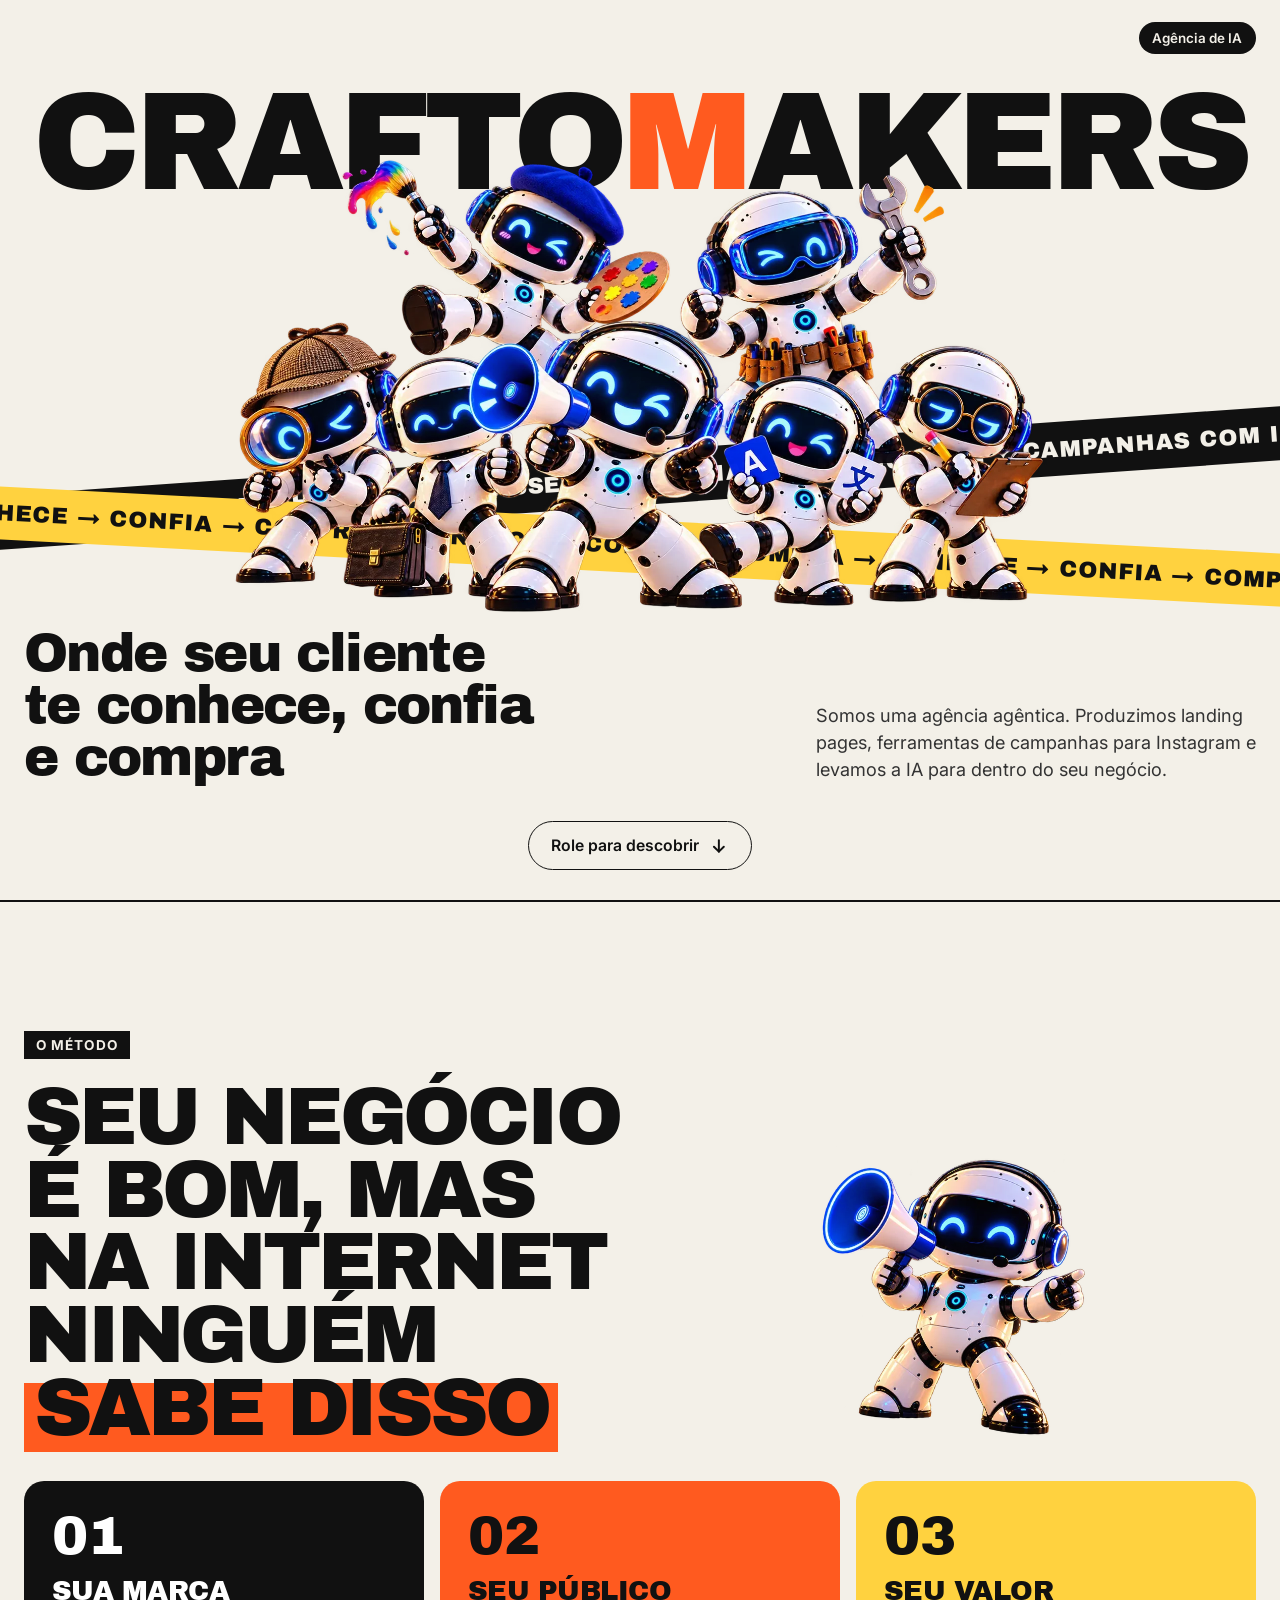
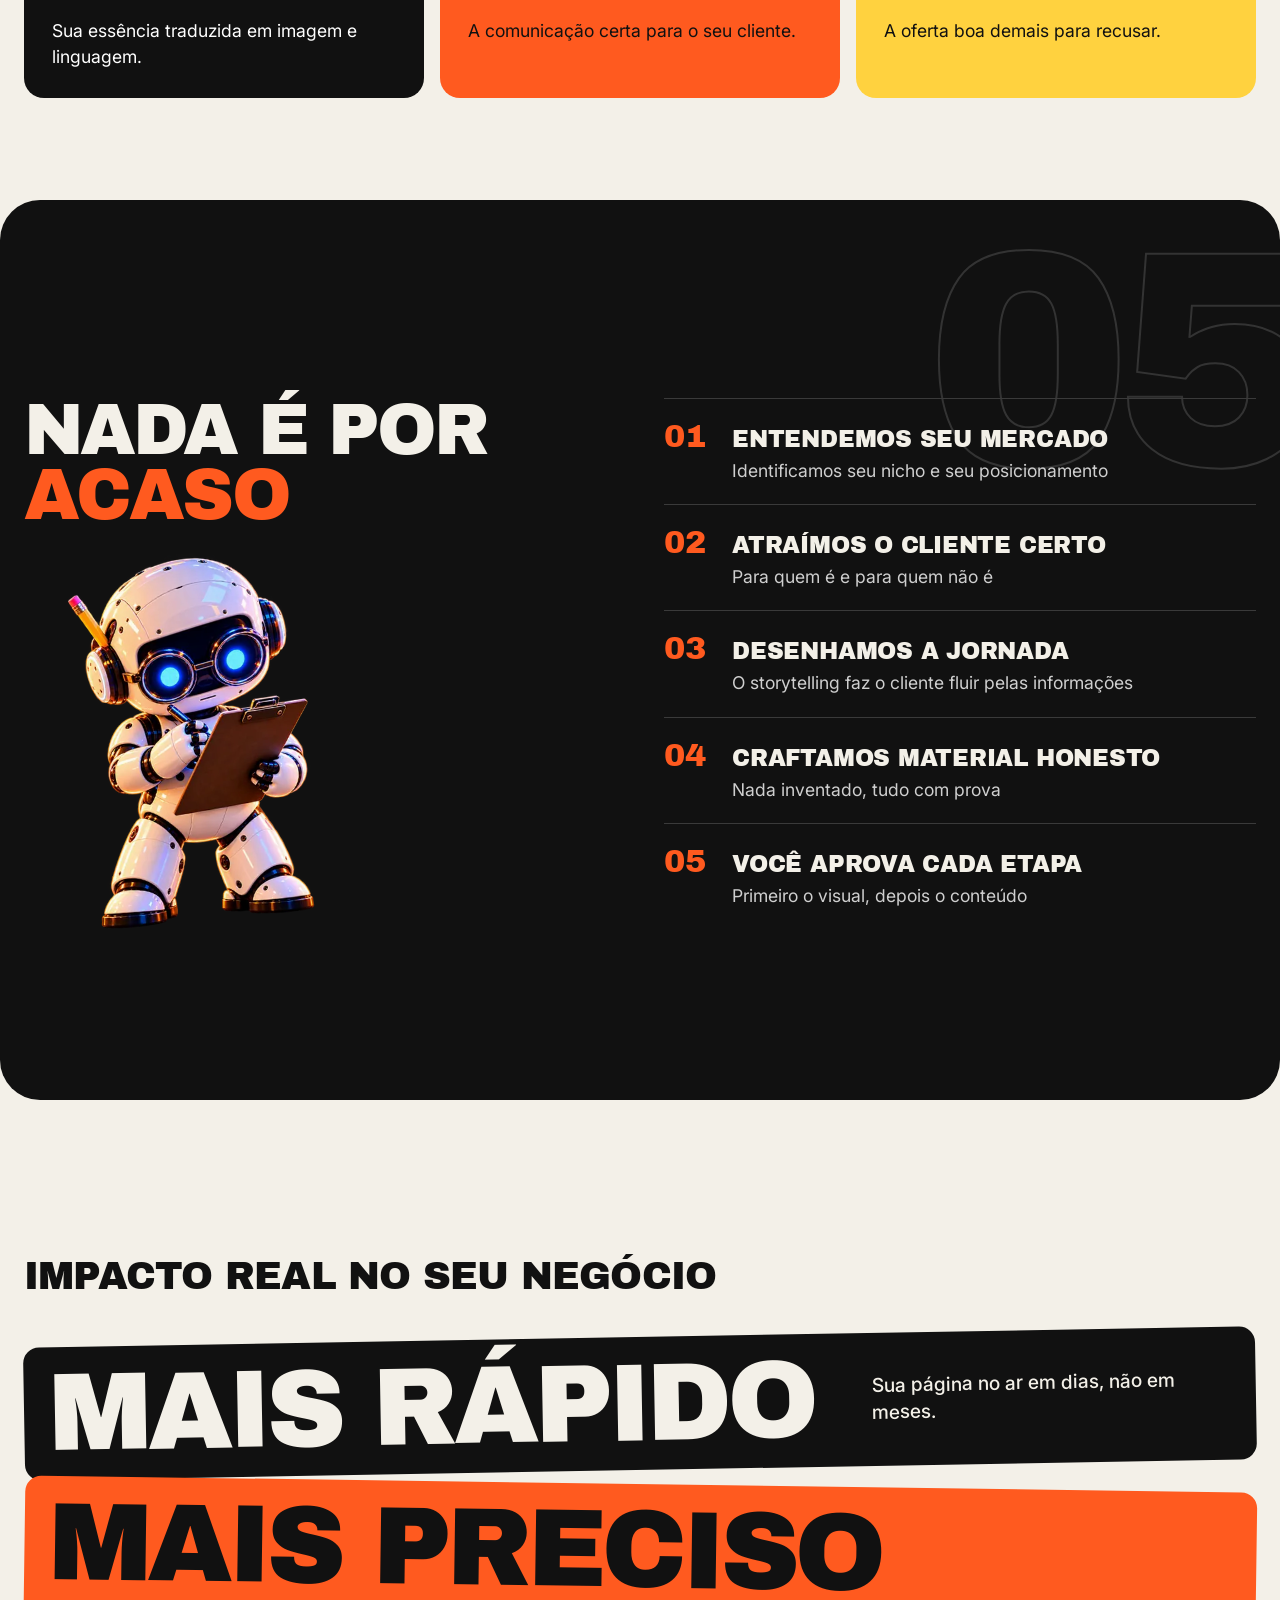
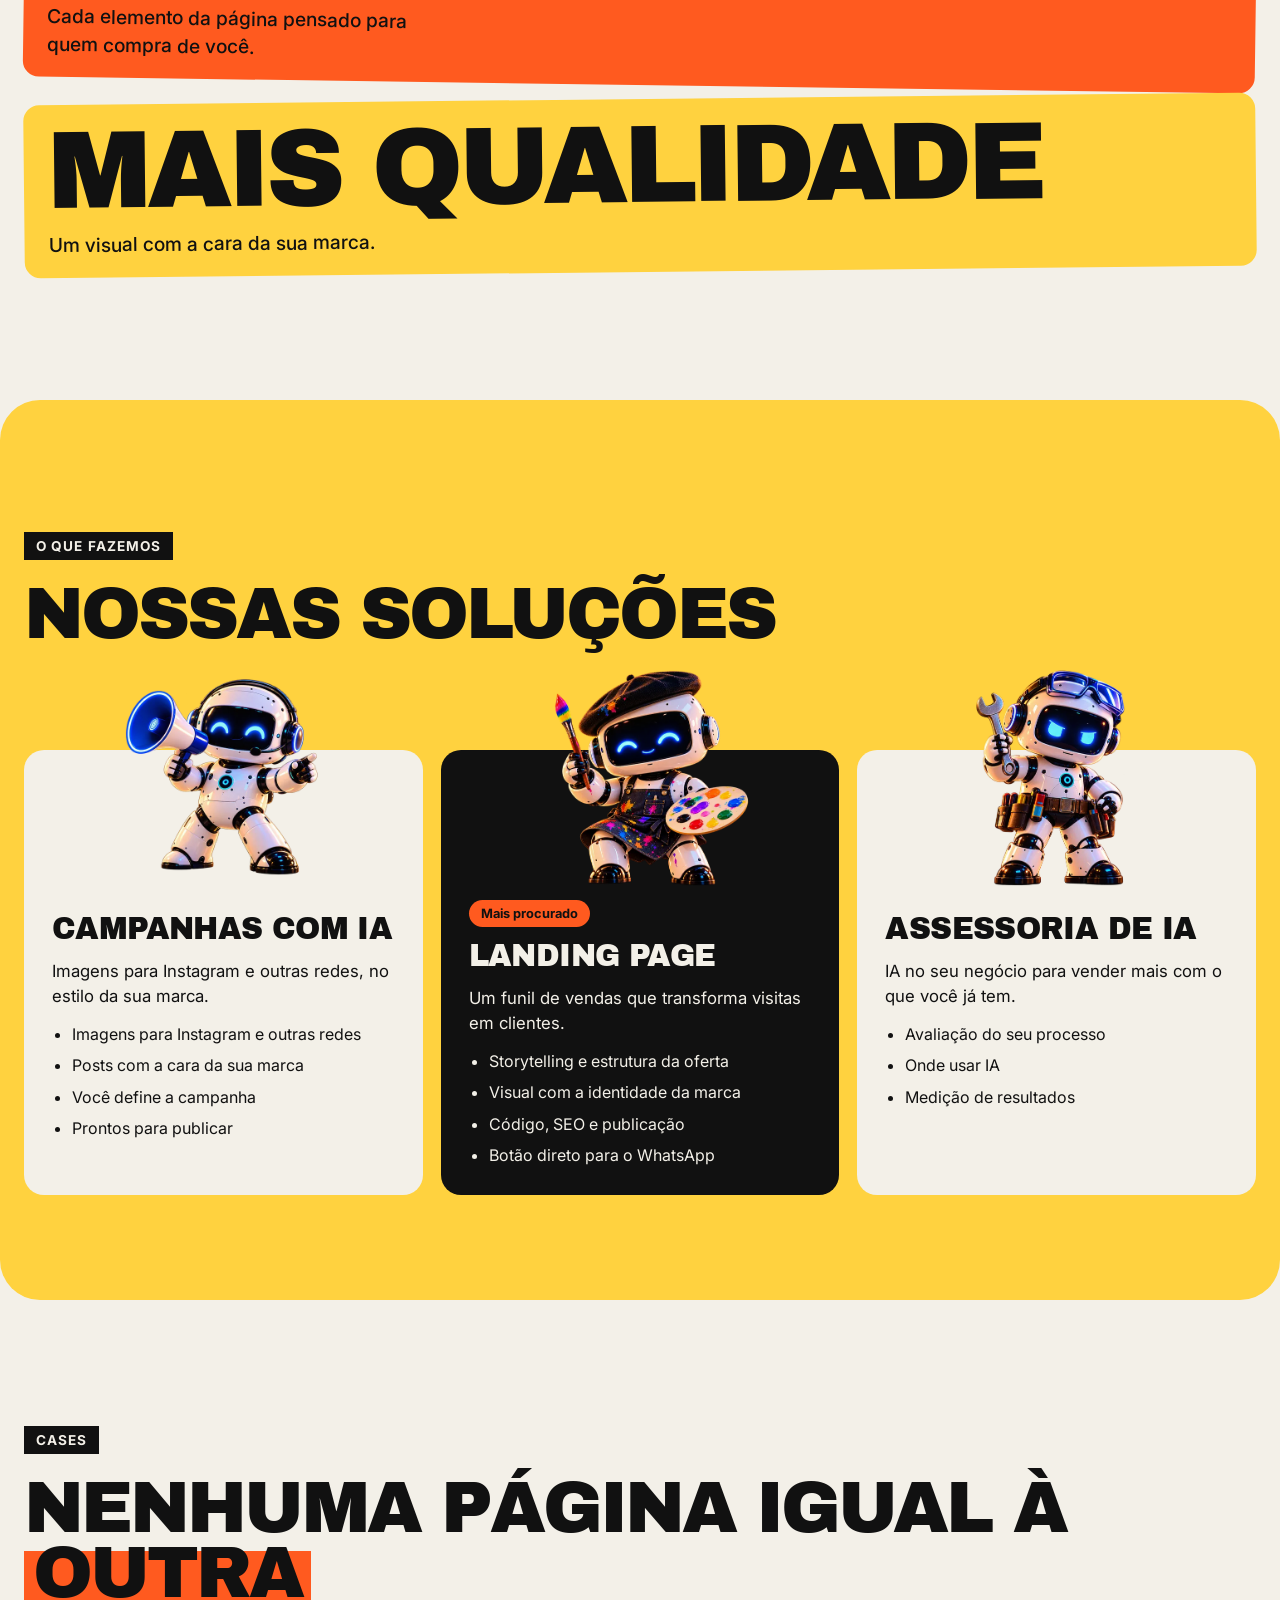
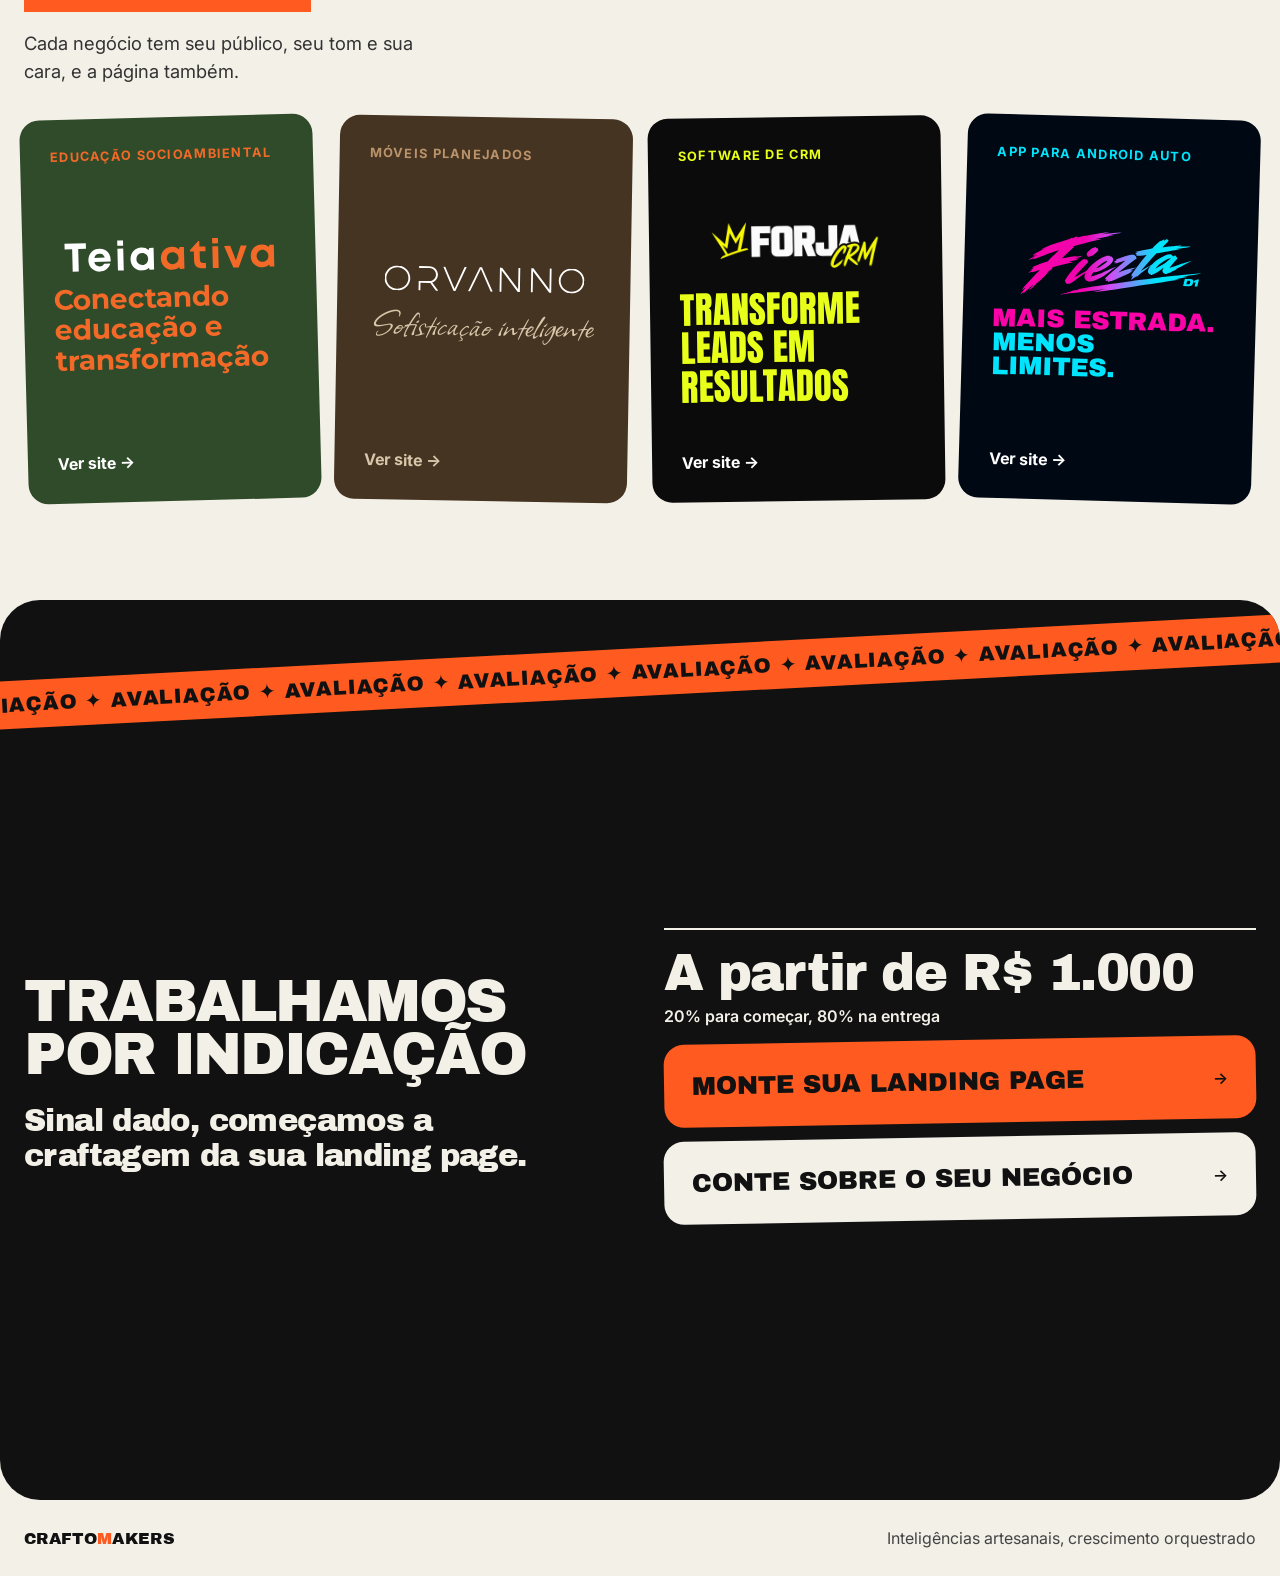
<file: index.html>
<!doctype html>
<html lang="pt-BR">
<head>
<meta charset="utf-8">
<meta name="viewport" content="width=device-width, initial-scale=1">
<title>Craftomakers – Agência de IA</title>
<meta name="description" content="Agência de IA: landing pages, campanhas para as redes e assessoria de IA para o seu negócio.">
<link rel="preconnect" href="https://fonts.googleapis.com">
<link href="https://fonts.googleapis.com/css2?family=Archivo+Black&amp;family=Inter:wght@400;500;600;700&amp;display=swap" rel="stylesheet">
<link rel="stylesheet" href="css/tokens.css">
<link rel="stylesheet" href="css/components.css?v=2">
<link rel="stylesheet" href="css/site.css">
<script>document.documentElement.classList.add('js')</script>
</head>
<body>
<div style="font-family: Inter, system-ui, sans-serif; color: #111111; background: #F3F0E8; overflow-x: clip">

<section data-slide class="hero" style="position: relative; min-height: min(100vh, 1100px); box-sizing: border-box; display: flex; flex-direction: column; scroll-snap-align: start; overflow: hidden">
<header class="hi" style="--i: 0; position: relative; z-index: 3; width: 100%; max-width: 1360px; margin: 0 auto; box-sizing: border-box; padding: 22px 24px; display: flex; flex-wrap: wrap; gap: 12px; align-items: center; justify-content: flex-end">
<div style="display: flex; flex-wrap: wrap; gap: 8px; align-items: center">
<div style="padding: 8px 14px; border-radius: 999px; background: #111111; color: #F3F0E8; font-size: 0.85rem; font-weight: 600">Agência de IA</div></div>
</header>

<div class="hi hero-name" style="--i: 1; position: relative; z-index: 1; text-align: center; font-family: 'Archivo Black', sans-serif; font-size: min(calc((100vw - 48px) / 8.8), 13.6rem); line-height: 0.82; letter-spacing: -0.045em; color: #111111; padding-top: 12px; white-space: nowrap" aria-hidden="true">CRAFTO<span style="color: #FF5A1F">M</span>AKERS</div>

<div class="hi hero-stage" style="--i: 2; position: relative; z-index: 2; display: flex; justify-content: center; margin-top: calc(min(calc((100vw - 48px) / 8.8), 13.6rem) * -0.3); padding: 0 16px">
<img class="hero-art" src="img/hero-agents.webp" alt="Os agentes robôs da Craftomakers, cada um com sua ferramenta" style="width: min(980px, 96%); height: auto; display: block">
<div class="marquee" style="position: absolute; z-index: -1; left: -5%; right: -5%; bottom: 24%; transform: rotate(-4deg); background: #111111; color: #F3F0E8; padding: 14px 0; white-space: nowrap; overflow: hidden; font-family: 'Archivo Black', sans-serif; font-size: clamp(1rem, 1.8vw, 1.5rem); letter-spacing: 0.04em" aria-hidden="true"><div class="marquee-track" style="--duration: 60s"><span data-text="LANDING PAGE ✦ CAMPANHAS COM IA ✦ ASSESSORIA DE IA ✦ LANDING PAGE ✦ CAMPANHAS COM IA ✦ ASSESSORIA DE IA ✦ LANDING PAGE ✦ CAMPANHAS COM IA ✦ ASSESSORIA DE IA ✦"></span><span data-text="LANDING PAGE ✦ CAMPANHAS COM IA ✦ ASSESSORIA DE IA ✦ LANDING PAGE ✦ CAMPANHAS COM IA ✦ ASSESSORIA DE IA ✦ LANDING PAGE ✦ CAMPANHAS COM IA ✦ ASSESSORIA DE IA ✦"></span></div></div>
<div class="marquee" style="position: absolute; z-index: -1; left: -5%; right: -5%; bottom: 9%; transform: rotate(3deg); background: #FFD23F; color: #111111; padding: 14px 0; white-space: nowrap; overflow: hidden; font-family: 'Archivo Black', sans-serif; font-size: clamp(1rem, 1.8vw, 1.5rem); letter-spacing: 0.04em" aria-hidden="true"><div class="marquee-track reverse" style="--duration: 50s"><span data-text="CONHECE → CONFIA → COMPRA → CONHECE → CONFIA → COMPRA → CONHECE → CONFIA → COMPRA → CONHECE → CONFIA → COMPRA → CONHECE → CONFIA → COMPRA →"></span><span data-text="CONHECE → CONFIA → COMPRA → CONHECE → CONFIA → COMPRA → CONHECE → CONFIA → COMPRA → CONHECE → CONFIA → COMPRA → CONHECE → CONFIA → COMPRA →"></span></div></div>
</div>


<div class="hi hero-copy" style="--i: 3; position: relative; z-index: 3; width: 100%; max-width: 1360px; margin: 0 auto; box-sizing: border-box; padding: 8px 24px 32px; display: flex; flex-wrap: wrap; gap: 20px 48px; align-items: flex-end; justify-content: space-between">
<h1 style="margin: 0; font-family: 'Archivo Black', sans-serif; font-weight: 400; font-size: clamp(2rem, 4.2vw, 3.8rem); line-height: 0.98; letter-spacing: -0.03em; max-width: 15ch; background: #F3F0E8; padding: 6px 10px 6px 0">Onde seu cliente te conhece, confia e compra</h1>
<p style="margin: 0; font-size: 1.15rem; line-height: 1.5; color: #333333; max-width: 40ch; background: #F3F0E8; padding: 6px 0">Somos uma agência agêntica. Produzimos landing pages, ferramentas de campanhas para Instagram e levamos a IA para dentro do seu negócio.</p>
</div>

<div class="hi hero-cta" style="--i: 4; position: relative; z-index: 3; display: flex; justify-content: center; padding: 0 24px 28px">
<a href="#metodo" style="display: inline-flex; align-items: center; gap: 10px; min-height: 48px; padding: 0 22px; border-radius: 999px; border: 2px solid #111111; background: #F3F0E8; text-decoration: none; color: #111111; font-weight: 600">Role para descobrir
<svg aria-hidden="true" width="20" height="20" viewBox="0 0 24 24" fill="none" stroke="currentColor" stroke-width="2.4" stroke-linecap="round" stroke-linejoin="round"><path d="M12 5v14"></path><path d="M6 13l6 6 6-6"></path></svg>
</a>
</div>
</section>

<section data-slide id="metodo" style="position: relative; min-height: min(100vh, 1100px); box-sizing: border-box; display: flex; align-items: center; scroll-snap-align: start; border-top: 2px solid #111111">
<div class="slide-body" style="width: 100%; max-width: 1360px; margin: 0 auto; box-sizing: border-box; padding: 112px 24px 96px; display: flex; flex-direction: column; gap: 56px">
<div style="position: relative; display: grid; grid-template-columns: repeat(auto-fit, minmax(320px, 1fr)); gap: 24px; align-items: end">
<div class="rv" style="display: flex; flex-direction: column; gap: 22px">
<div style="align-self: flex-start; padding: 6px 12px; background: #111111; color: #F3F0E8; font-weight: 700; font-size: 0.85rem; letter-spacing: 0.08em">O MÉTODO</div>
<h2 class="metodo-title" style="margin: 0; font-family: 'Archivo Black', sans-serif; font-weight: 400; font-size: clamp(2.6rem, 6.4vw, 6rem); line-height: 0.9; letter-spacing: -0.04em; text-transform: uppercase">Seu negócio é bom, mas na internet ninguém <span class="highlight">sabe disso</span></h2>
</div>
<div class="rv" style="--i: 1; display: flex; justify-content: center">
<img class="metodo-art" src="img/agent-marketing.webp" alt="Agente de marketing com megafone" style="width: min(420px, 80%); height: auto; display: block; transform: rotate(4deg)">
</div>
</div>
<div style="display: grid; grid-template-columns: repeat(auto-fit, minmax(260px, 1fr)); gap: 16px">

<div class="rv" data-tilt style="--i: 0; border-radius: 20px; padding: 28px; display: flex; flex-direction: column; gap: 12px; background: #111111; color: #FFFFFF;">
<div style="font-family: 'Archivo Black', sans-serif; font-size: 3.4rem; line-height: 1">01</div>
<h3 style="margin: 0; font-family: 'Archivo Black', sans-serif; font-weight: 400; font-size: 1.7rem; letter-spacing: -0.02em; text-transform: uppercase">Sua marca</h3>
<p style="margin: 0; font-size: 1.1rem; line-height: 1.5">Sua essência traduzida em imagem e linguagem.</p>
</div>

<div class="rv" data-tilt style="--i: 1; border-radius: 20px; padding: 28px; display: flex; flex-direction: column; gap: 12px; background: #FF5A1F;">
<div style="font-family: 'Archivo Black', sans-serif; font-size: 3.4rem; line-height: 1">02</div>
<h3 style="margin: 0; font-family: 'Archivo Black', sans-serif; font-weight: 400; font-size: 1.7rem; letter-spacing: -0.02em; text-transform: uppercase">Seu público</h3>
<p style="margin: 0; font-size: 1.1rem; line-height: 1.5">A comunicação certa para o seu cliente.</p>
</div>

<div class="rv" data-tilt style="--i: 2; border-radius: 20px; padding: 28px; display: flex; flex-direction: column; gap: 12px; background: #FFD23F;">
<div style="font-family: 'Archivo Black', sans-serif; font-size: 3.4rem; line-height: 1">03</div>
<h3 style="margin: 0; font-family: 'Archivo Black', sans-serif; font-weight: 400; font-size: 1.7rem; letter-spacing: -0.02em; text-transform: uppercase">Seu valor</h3>
<p style="margin: 0; font-size: 1.1rem; line-height: 1.5">A oferta boa demais para recusar.</p>
</div>

</div>
</div>
</section>

<section data-slide class="rounded-band" style="position: relative; background: #111111; color: #F3F0E8; min-height: min(100vh, 1100px); box-sizing: border-box; display: flex; align-items: center; scroll-snap-align: start; overflow: hidden">
<div aria-hidden="true" style="position: absolute; right: -2%; top: 40px; font-family: 'Archivo Black', sans-serif; font-size: clamp(8rem, 24vw, 22rem); line-height: 0.8; color: transparent; -webkit-text-stroke: 2px #333333; letter-spacing: -0.05em">05</div>
<div class="slide-body" style="position: relative; width: 100%; max-width: 1360px; margin: 0 auto; box-sizing: border-box; padding: 112px 24px; display: grid; grid-template-columns: repeat(auto-fit, minmax(320px, 1fr)); gap: 48px; align-items: center">
<div class="rv" style="display: flex; flex-direction: column; gap: 28px">
<h2 class="section-title" style="margin: 0; font-family: 'Archivo Black', sans-serif; font-weight: 400; font-size: clamp(2.6rem, 5.6vw, 5.2rem); line-height: 0.9; letter-spacing: -0.04em; text-transform: uppercase">Nada é por <span style="color: #FF5A1F">acaso</span></h2>
<img src="img/agent-review.webp" alt="Agente revisor com prancheta" style="width: min(320px, 70%); height: auto; display: block; transform: rotate(-5deg)">
</div>
<div style="display: flex; flex-direction: column">

<div class="rv" style="--i: 1; display: flex; gap: 22px; align-items: baseline; padding: 20px 0; border-top: 1px solid #3A3A3A">
<div style="font-family: 'Archivo Black', sans-serif; font-size: 2rem; color: #FF5A1F; min-width: 2.2ch">01</div>
<div style="display: flex; flex-direction: column; gap: 6px">
<h3 style="margin: 0; font-family: 'Archivo Black', sans-serif; font-weight: 400; font-size: 1.45rem; letter-spacing: -0.01em; text-transform: uppercase">Entendemos seu mercado</h3>
<p style="margin: 0; font-size: 1.1rem; line-height: 1.5; color: #CFCFCF">Identificamos seu nicho e seu posicionamento</p>
</div>
</div>

<div class="rv" style="--i: 2; display: flex; gap: 22px; align-items: baseline; padding: 20px 0; border-top: 1px solid #3A3A3A">
<div style="font-family: 'Archivo Black', sans-serif; font-size: 2rem; color: #FF5A1F; min-width: 2.2ch">02</div>
<div style="display: flex; flex-direction: column; gap: 6px">
<h3 style="margin: 0; font-family: 'Archivo Black', sans-serif; font-weight: 400; font-size: 1.45rem; letter-spacing: -0.01em; text-transform: uppercase">Atraímos o cliente certo</h3>
<p style="margin: 0; font-size: 1.1rem; line-height: 1.5; color: #CFCFCF">Para quem é e para quem não é</p>
</div>
</div>

<div class="rv" style="--i: 3; display: flex; gap: 22px; align-items: baseline; padding: 20px 0; border-top: 1px solid #3A3A3A">
<div style="font-family: 'Archivo Black', sans-serif; font-size: 2rem; color: #FF5A1F; min-width: 2.2ch">03</div>
<div style="display: flex; flex-direction: column; gap: 6px">
<h3 style="margin: 0; font-family: 'Archivo Black', sans-serif; font-weight: 400; font-size: 1.45rem; letter-spacing: -0.01em; text-transform: uppercase">Desenhamos a jornada</h3>
<p style="margin: 0; font-size: 1.1rem; line-height: 1.5; color: #CFCFCF">O storytelling faz o cliente fluir pelas informações</p>
</div>
</div>

<div class="rv" style="--i: 4; display: flex; gap: 22px; align-items: baseline; padding: 20px 0; border-top: 1px solid #3A3A3A">
<div style="font-family: 'Archivo Black', sans-serif; font-size: 2rem; color: #FF5A1F; min-width: 2.2ch">04</div>
<div style="display: flex; flex-direction: column; gap: 6px">
<h3 style="margin: 0; font-family: 'Archivo Black', sans-serif; font-weight: 400; font-size: 1.45rem; letter-spacing: -0.01em; text-transform: uppercase">Craftamos material honesto</h3>
<p style="margin: 0; font-size: 1.1rem; line-height: 1.5; color: #CFCFCF">Nada inventado, tudo com prova</p>
</div>
</div>

<div class="rv" style="--i: 5; display: flex; gap: 22px; align-items: baseline; padding: 20px 0; border-top: 1px solid #3A3A3A">
<div style="font-family: 'Archivo Black', sans-serif; font-size: 2rem; color: #FF5A1F; min-width: 2.2ch">05</div>
<div style="display: flex; flex-direction: column; gap: 6px">
<h3 style="margin: 0; font-family: 'Archivo Black', sans-serif; font-weight: 400; font-size: 1.45rem; letter-spacing: -0.01em; text-transform: uppercase">Você aprova cada etapa</h3>
<p style="margin: 0; font-size: 1.1rem; line-height: 1.5; color: #CFCFCF">Primeiro o visual, depois o conteúdo</p>
</div>
</div>

</div>
</div>
</section>

<section data-slide style="position: relative; min-height: min(100vh, 1100px); box-sizing: border-box; display: flex; align-items: center; scroll-snap-align: start; overflow: hidden">
<div class="slide-body" style="width: 100%; max-width: 1360px; margin: 0 auto; box-sizing: border-box; padding: 112px 24px; display: flex; flex-direction: column; gap: 40px">
<div class="rv" style="display: flex; flex-wrap: wrap; gap: 16px; align-items: center; justify-content: space-between">
<h2 style="margin: 0; font-family: 'Archivo Black', sans-serif; font-weight: 400; font-size: clamp(1.6rem, 3vw, 2.6rem); letter-spacing: -0.02em; text-transform: uppercase">Impacto real no seu negócio</h2>
</div>
<div style="display: flex; flex-direction: column; gap: 14px">

<div class="rv" style="--i: 1; display: flex; flex-wrap: wrap; gap: 12px 32px; align-items: center; justify-content: space-between; padding: 18px 24px; border-radius: 16px; background: #111111; color: #F3F0E8; transform: rotate(-1deg);">
<div class="impact-word" style="font-family: 'Archivo Black', sans-serif; font-size: clamp(2.8rem, 8.6vw, 8.2rem); line-height: 0.88; letter-spacing: -0.045em; text-transform: uppercase">Mais rápido</div>
<p style="margin: 0; font-size: 1.2rem; line-height: 1.45; font-weight: 500; max-width: 30ch">Sua página no ar em dias, não em meses.</p>
</div>

<div class="rv" style="--i: 2; display: flex; flex-wrap: wrap; gap: 12px 32px; align-items: center; justify-content: space-between; padding: 18px 24px; border-radius: 16px; background: #FF5A1F; color: #111111; transform: rotate(0.8deg);">
<div class="impact-word" style="font-family: 'Archivo Black', sans-serif; font-size: clamp(2.8rem, 8.6vw, 8.2rem); line-height: 0.88; letter-spacing: -0.045em; text-transform: uppercase">Mais preciso</div>
<p style="margin: 0; font-size: 1.2rem; line-height: 1.45; font-weight: 500; max-width: 30ch">Cada elemento da página pensado para quem compra de você.</p>
</div>

<div class="rv" style="--i: 3; display: flex; flex-wrap: wrap; gap: 12px 32px; align-items: center; justify-content: space-between; padding: 18px 24px; border-radius: 16px; background: #FFD23F; color: #111111; transform: rotate(-0.6deg);">
<div class="impact-word" style="font-family: 'Archivo Black', sans-serif; font-size: clamp(2.8rem, 8.6vw, 8.2rem); line-height: 0.88; letter-spacing: -0.045em; text-transform: uppercase">Mais qualidade</div>
<p style="margin: 0; font-size: 1.2rem; line-height: 1.45; font-weight: 500; max-width: 30ch">Um visual com a cara da sua marca.</p>
</div>

</div>
</div>
</section>

<section data-slide id="ofertas" class="rounded-band" style="position: relative; background: #FFD23F; min-height: min(100vh, 1100px); box-sizing: border-box; display: flex; align-items: center; scroll-snap-align: start">
<div class="slide-body" style="width: 100%; max-width: 1360px; margin: 0 auto; box-sizing: border-box; padding: 112px 24px; display: flex; flex-direction: column; gap: 48px">
<div class="rv" style="display: flex; flex-direction: column; gap: 22px">
<div style="align-self: flex-start; padding: 6px 12px; background: #111111; color: #F3F0E8; font-weight: 700; font-size: 0.85rem; letter-spacing: 0.08em">O QUE FAZEMOS</div>
<h2 style="margin: 0; font-family: 'Archivo Black', sans-serif; font-weight: 400; font-size: clamp(2.6rem, 6vw, 5.6rem); line-height: 0.9; letter-spacing: -0.04em; text-transform: uppercase">Nossas soluções</h2>
</div>
<div class="swipe-row is-single" data-swipe-x data-start="1" data-arrows style="display: grid; grid-template-columns: repeat(auto-fit, minmax(290px, 1fr)); gap: 18px; align-items: stretch">

<div class="rv" data-tilt style="--i: 1; border-radius: 20px; padding: 28px; display: flex; flex-direction: column; gap: 14px; background: #F3F0E8; color: #111111; margin-top: 72px;">
<div style="height: 200px; display: flex; align-items: flex-end; justify-content: center; margin-top: -72px">
<img src="img/agent-marketing.webp" alt="Agente de marketing com megafone" style="max-height: 230px; width: auto; display: block">
</div>
<div style="display: flex; justify-content: space-between; align-items: center; gap: 12px">

</div>
<h3 style="margin: 0; font-family: 'Archivo Black', sans-serif; font-weight: 400; font-size: 1.9rem; line-height: 1; letter-spacing: -0.02em; text-transform: uppercase">Campanhas com IA</h3>
<p style="margin: 0; line-height: 1.5; font-size: 1.05rem">Imagens para Instagram e outras redes, no estilo da sua marca.</p>
<ul style="margin: 0; padding: 0 0 0 20px; display: flex; flex-direction: column; gap: 8px; line-height: 1.45">

<li>Imagens para Instagram e outras redes</li>

<li>Posts com a cara da sua marca</li>

<li>Você define a campanha</li>

<li>Prontos para publicar</li>

</ul>
</div>

<div class="rv" data-tilt style="--i: 2; border-radius: 20px; padding: 28px; display: flex; flex-direction: column; gap: 14px; background: #111111; color: #F3F0E8; margin-top: 72px;">
<div style="height: 200px; display: flex; align-items: flex-end; justify-content: center; margin-top: -72px">
<img src="img/agent-design.webp" alt="Agente designer com pincel e paleta" style="max-height: 230px; width: auto; display: block">
</div>
<div style="display: flex; justify-content: space-between; align-items: center; gap: 12px">

<div style="font-size: 0.8rem; font-weight: 700; padding: 6px 12px; border-radius: 999px; background: #FF5A1F; color: #111111">Mais procurado</div>

</div>
<h3 style="margin: 0; font-family: 'Archivo Black', sans-serif; font-weight: 400; font-size: 1.9rem; line-height: 1; letter-spacing: -0.02em; text-transform: uppercase">Landing page</h3>
<p style="margin: 0; line-height: 1.5; font-size: 1.05rem">Um funil de vendas que transforma visitas em clientes.</p>
<ul style="margin: 0; padding: 0 0 0 20px; display: flex; flex-direction: column; gap: 8px; line-height: 1.45">

<li>Storytelling e estrutura da oferta</li>

<li>Visual com a identidade da marca</li>

<li>Código, SEO e publicação</li>

<li>Botão direto para o WhatsApp</li>

</ul>
</div>

<div class="rv" data-tilt style="--i: 3; border-radius: 20px; padding: 28px; display: flex; flex-direction: column; gap: 14px; background: #F3F0E8; color: #111111; margin-top: 72px;">
<div style="height: 200px; display: flex; align-items: flex-end; justify-content: center; margin-top: -72px">
<img src="img/agent-dev.webp" alt="Agente desenvolvedor com chave inglesa" style="max-height: 230px; width: auto; display: block">
</div>
<div style="display: flex; justify-content: space-between; align-items: center; gap: 12px">

</div>
<h3 style="margin: 0; font-family: 'Archivo Black', sans-serif; font-weight: 400; font-size: 1.9rem; line-height: 1; letter-spacing: -0.02em; text-transform: uppercase">Assessoria de IA</h3>
<p style="margin: 0; line-height: 1.5; font-size: 1.05rem">IA no seu negócio para vender mais com o que você já tem.</p>
<ul style="margin: 0; padding: 0 0 0 20px; display: flex; flex-direction: column; gap: 8px; line-height: 1.45">

<li>Avaliação do seu processo</li>

<li>Onde usar IA</li>

<li>Medição de resultados</li>

</ul>
</div>

</div>
</div>
</section>

<section data-slide id="cases" style="min-height: min(100vh, 1100px); box-sizing: border-box; display: flex; align-items: center; scroll-snap-align: start">
<div class="slide-body" style="width: 100%; max-width: 1360px; margin: 0 auto; box-sizing: border-box; padding: 112px 24px; display: flex; flex-direction: column; gap: 56px">
<div style="display: flex; flex-wrap: wrap; gap: 24px; align-items: flex-end; justify-content: space-between">
<div class="rv" style="display: flex; flex-direction: column; gap: 22px">
<div style="align-self: flex-start; padding: 6px 12px; background: #111111; color: #F3F0E8; font-weight: 700; font-size: 0.85rem; letter-spacing: 0.08em">CASES</div>
<h2 style="margin: 0; font-family: 'Archivo Black', sans-serif; font-weight: 400; font-size: clamp(2.6rem, 6vw, 5.6rem); line-height: 0.9; letter-spacing: -0.04em; text-transform: uppercase">Nenhuma página igual à <span class="highlight">outra</span></h2>
</div>
<p class="rv" style="--i: 1; margin: 0; font-size: 1.15rem; line-height: 1.5; color: #333333; max-width: 36ch">Cada negócio tem seu público, seu tom e sua cara, e a página também.</p>
</div>
<div class="swipe-row" data-swipe-x data-autoplay style="display: grid; grid-template-columns: repeat(auto-fit, minmax(270px, 1fr)); gap: 20px">

<a href="https://teiaativa.com.br/" class="rv" data-tilt style="--i: 1;min-height: 400px; border-radius: 20px; padding: 30px; background: #304B2A; color: #FFFFFF; text-decoration: none; display: flex; flex-direction: column; justify-content: space-between; gap: 24px; transform: rotate(-1.5deg);">
<div style="font-size: 0.8rem; font-weight: 700; letter-spacing: 0.1em; text-transform: uppercase; color: #F36928">Educação socioambiental</div>
<div style="display: flex; flex-direction: column; gap: 12px">
<img src="img/case-teia-ativa.svg" alt="Teia Ativa" width="295" height="43" style="display: block; margin-inline: auto; width: 210px; max-width: 100%; height: auto">
<p style="margin: 0; font-family: Montserrat, sans-serif; font-weight: 700; font-size: min(1.75rem, 12.5cqi); line-height: 1.1; color: #F36928">Conectando educação e transformação</p>
</div>
<div style="font-weight: 700">Ver site →</div>
</a>

<a href="https://orvanno.com.br/" class="rv" data-tilt style="--i: 2;min-height: 400px; border-radius: 20px; padding: 30px; background: #453422; color: #D8C7AA; text-decoration: none; display: flex; flex-direction: column; justify-content: space-between; gap: 24px; transform: rotate(1deg);">
<div style="font-size: 0.8rem; font-weight: 700; letter-spacing: 0.1em; text-transform: uppercase; color: #BB936A">Móveis planejados</div>
<div style="display: flex; flex-direction: column; gap: 12px">
<img src="img/case-orvanno.svg" alt="Orvanno" width="200" height="26" style="display: block; margin-inline: auto; width: 200px; max-width: 100%; height: auto">
<div class="orvanno-slogan" style="font-family: Allison, cursive; font-size: min(2.6rem, 18cqi); line-height: 1; white-space: nowrap; text-align: center; color: #D8C7AA">Sofisticação inteligente</div>
</div>
<div style="font-weight: 700">Ver site →</div>
</a>

<a href="https://marcelo-mattoso.github.io/crm-landing/" class="rv" data-tilt style="--i: 3;min-height: 400px; border-radius: 20px; padding: 30px; background: #0B0B0B; color: #FFFFFF; text-decoration: none; display: flex; flex-direction: column; justify-content: space-between; gap: 24px; transform: rotate(-0.8deg);">
<div style="font-size: 0.8rem; font-weight: 700; letter-spacing: 0.1em; text-transform: uppercase; color: #E8FF1A">Software de CRM</div>
<div style="display: flex; flex-direction: column; gap: 12px">
<img src="img/case-forja.webp" alt="CRM Forja" width="480" height="160" style="display: block; margin-inline: auto; width: 210px; max-width: 100%; height: auto">
<p style="margin: 0; font-family: Anton, Impact, sans-serif; font-size: min(2.3rem, 21cqi); line-height: 1.05; text-transform: uppercase; color: #E8FF1A">Transforme leads em resultados</p>
</div>
<div style="font-weight: 700">Ver site →</div>
</a>

<a href="https://println.github.io/fiezta-d1/" class="rv" data-tilt style="--i: 4;min-height: 400px; border-radius: 20px; padding: 30px; background: #000913; color: #FFFFFF; text-decoration: none; display: flex; flex-direction: column; justify-content: space-between; gap: 24px; transform: rotate(1.6deg);">
<div style="font-size: 0.8rem; font-weight: 700; letter-spacing: 0.1em; text-transform: uppercase; color: #01E4FD">App para Android Auto</div>
<div style="display: flex; flex-direction: column; gap: 12px">
<img src="img/case-fiezta-d1.svg" alt="Fiezta D1" width="1800" height="650" style="display: block; margin-inline: auto; width: 180px; max-width: 100%; height: auto">
<div style="font-family: 'Archivo Black', sans-serif; font-size: min(1.6rem, 17cqi); line-height: 0.95; text-transform: uppercase; color: #F903A9">Mais estrada.<br><span style="color: #01E4FD">Menos limites.</span></div>
</div>
<div style="font-weight: 700">Ver site →</div>
</a>

</div>
</div>
</section>

<section data-slide id="avaliacao" class="rounded-band" style="position: relative; background: #111111; color: #F3F0E8; min-height: min(100vh, 1100px); box-sizing: border-box; display: flex; align-items: center; scroll-snap-align: start; overflow: hidden">
<div class="marquee" aria-hidden="true" style="position: absolute; left: -5%; right: -5%; top: 48px; transform: rotate(-3deg); background: #FF5A1F; color: #111111; padding: 12px 0; white-space: nowrap; overflow: hidden; font-family: 'Archivo Black', sans-serif; font-size: clamp(1rem, 1.6vw, 1.35rem); letter-spacing: 0.04em"><div class="marquee-track" style="--duration: 45s"><span data-text="AVALIAÇÃO ✦ AVALIAÇÃO ✦ AVALIAÇÃO ✦ AVALIAÇÃO ✦ AVALIAÇÃO ✦ AVALIAÇÃO ✦ AVALIAÇÃO ✦ AVALIAÇÃO ✦ AVALIAÇÃO ✦ AVALIAÇÃO ✦ AVALIAÇÃO ✦ AVALIAÇÃO ✦"></span><span data-text="AVALIAÇÃO ✦ AVALIAÇÃO ✦ AVALIAÇÃO ✦ AVALIAÇÃO ✦ AVALIAÇÃO ✦ AVALIAÇÃO ✦ AVALIAÇÃO ✦ AVALIAÇÃO ✦ AVALIAÇÃO ✦ AVALIAÇÃO ✦ AVALIAÇÃO ✦ AVALIAÇÃO ✦"></span></div></div>
<div style="position: relative; width: 100%; max-width: 1360px; margin: 0 auto; box-sizing: border-box; padding: 160px 24px 112px; display: grid; grid-template-columns: repeat(auto-fit, minmax(min(380px, 100%), 1fr)); gap: 48px; align-items: center">
<div class="rv" style="display: flex; flex-direction: column; gap: 22px">
<h2 style="margin: 0; font-family: 'Archivo Black', sans-serif; font-weight: 400; font-size: clamp(2.4rem, 4.6vw, 4.6rem); line-height: 0.9; letter-spacing: -0.04em; text-transform: uppercase">Trabalhamos por indicação</h2>
<p style="margin: 0; font-family: 'Archivo Black', sans-serif; font-size: clamp(1.25rem, 2.4vw, 2rem); line-height: 1.15; letter-spacing: -0.02em; max-width: 26ch">Sinal dado, começamos a craftagem da sua landing page.</p>
</div>
<div class="rv" style="--i: 1; display: flex; flex-direction: column; gap: 14px">
<div style="border-top: 2px solid #F3F0E8; padding-top: 18px; display: flex; flex-direction: column; gap: 6px">
<span style="font-family: 'Archivo Black', sans-serif; font-size: clamp(2rem, 4vw, 3.2rem); line-height: 1; letter-spacing: -0.03em">A partir de <span style="white-space: nowrap">R$ 1.000</span></span>
<span style="font-weight: 600">20% para começar, 80% na entrega</span>
</div>
<a class="card card-orange" href="configurador.html" style="display: flex; justify-content: space-between; align-items: center; gap: 16px; text-decoration: none; transform: rotate(-1deg)"><span style="font-family: var(--font-display); font-size: 1.6rem; text-transform: uppercase">Monte sua landing page</span><span style="font-weight: 600">→</span></a>
<a class="card card-paper" href="briefing.html" style="display: flex; justify-content: space-between; align-items: center; gap: 16px; text-decoration: none; transform: rotate(-1deg)"><span style="font-family: var(--font-display); font-size: 1.6rem; text-transform: uppercase">Conte sobre o seu negócio</span><span style="font-weight: 600">→</span></a>
</div>
</div>
</section>

<footer style="max-width: 1360px; margin: 0 auto; padding: 28px 24px; scroll-snap-align: end; display: flex; flex-wrap: wrap; gap: 12px; justify-content: space-between; align-items: baseline">
<a href="index.html" style="font-family: 'Archivo Black', sans-serif; letter-spacing: 0.02em; color: inherit; text-decoration: none">CRAFTO<span style="color: var(--orange)">M</span>AKERS</a>
<div style="color: #444444">Inteligências artesanais, crescimento orquestrado</div>
</footer>

</div>
<nav class="slide-nav" data-slide-nav aria-label="Navegar entre as seções" hidden>
<button type="button" data-slide-prev aria-label="Seção anterior"><svg aria-hidden="true" width="22" height="22" viewBox="0 0 24 24" fill="none" stroke="currentColor" stroke-width="2.4" stroke-linecap="round" stroke-linejoin="round"><path d="M12 19V5"></path><path d="M6 11l6-6 6 6"></path></svg></button>
<button type="button" data-slide-next aria-label="Próxima seção"><svg aria-hidden="true" width="22" height="22" viewBox="0 0 24 24" fill="none" stroke="currentColor" stroke-width="2.4" stroke-linecap="round" stroke-linejoin="round"><path d="M12 5v14"></path><path d="M6 13l6 6 6-6"></path></svg></button>
</nav>
<script src="js/vendor/gsap.min.js" defer></script>
<script src="js/vendor/Observer.min.js" defer></script>
<script src="js/slides.js" defer></script>
<script src="js/reveal.js" defer></script>
<script src="js/carousel.js" defer></script>
<script src="js/tilt.js" defer></script>
</body>
</html>
</file>
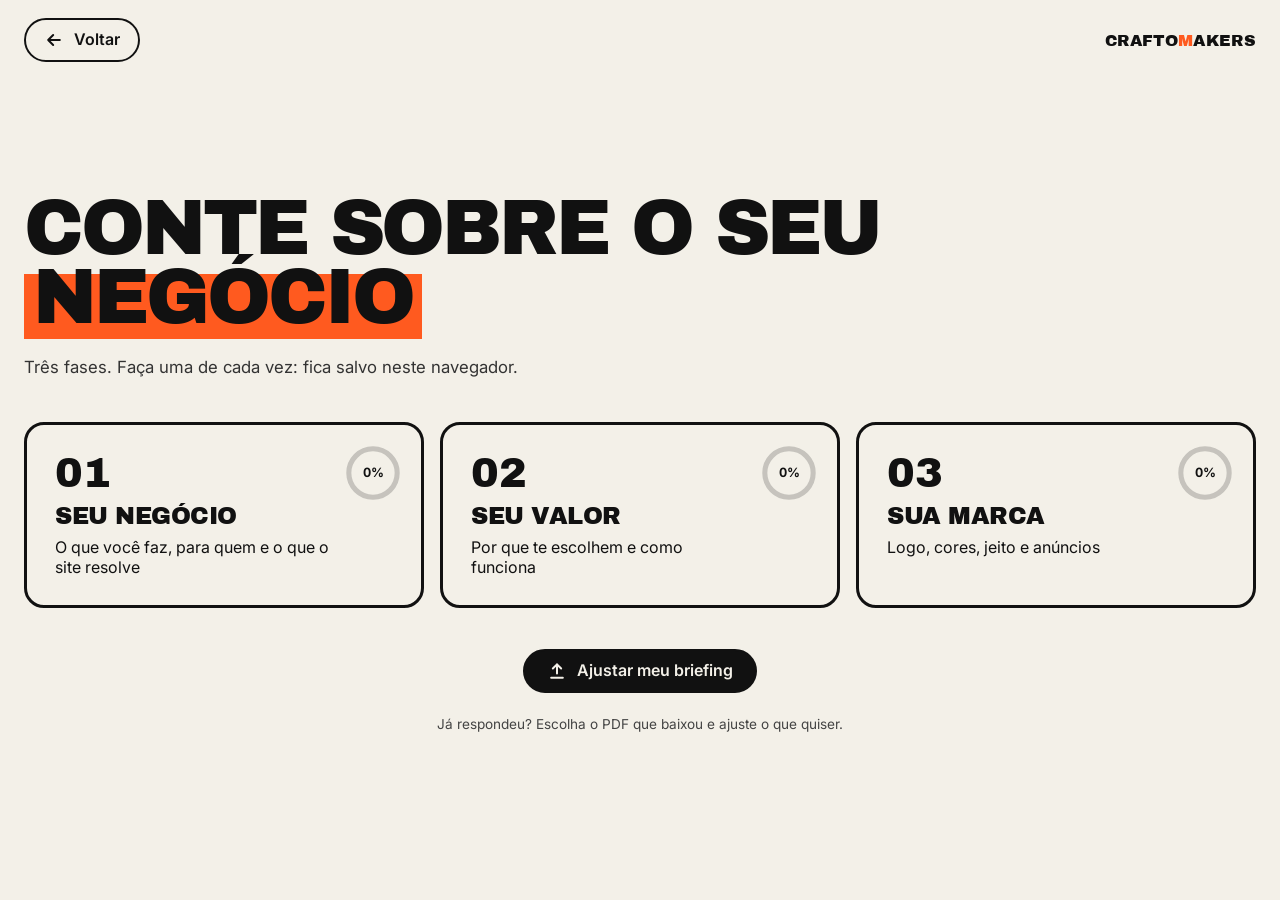
<file: briefing.html>
<!doctype html>
<html lang="pt-BR">
<head>
<meta charset="utf-8">
<meta name="viewport" content="width=device-width, initial-scale=1">
<title>Briefing – Craftomakers</title>
<meta name="description" content="Conte sobre o seu negócio no briefing da Craftomakers, em três fases.">
<meta name="robots" content="noindex">
<link rel="preconnect" href="https://fonts.googleapis.com">
<link href="https://fonts.googleapis.com/css2?family=Archivo+Black&amp;family=Inter:wght@400;500;600;700&amp;display=swap" rel="stylesheet">
<link rel="stylesheet" href="css/tokens.css">
<link rel="stylesheet" href="css/components.css">
<link rel="stylesheet" href="css/vendor/pickr-nano.min.css">
<link rel="stylesheet" href="css/briefing.css">
<script src="js/vendor/pickr.min.js" defer></script>
<script type="module" src="js/briefing.js"></script>
</head>
<body>
<svg aria-hidden="true" style="position: absolute; width: 0; height: 0">
<symbol id="icon-back" viewBox="0 0 24 24"><path d="M19 12H5M11 6l-6 6 6 6"/></symbol>
<symbol id="icon-up" viewBox="0 0 24 24"><path d="M12 19V5M6 11l6-6 6 6"/></symbol>
<symbol id="icon-next" viewBox="0 0 24 24"><path d="M5 12h14M13 6l6 6-6 6"/></symbol>
<symbol id="icon-result" viewBox="0 0 24 24"><path d="M7 3h7l4 4v14H7zM14 3v4h4M10 12h5M10 16h5"/></symbol>
<symbol id="icon-upload" viewBox="0 0 24 24"><path d="M12 15V4M7 9l5-5 5 5M5 20h14"/></symbol>
<symbol id="icon-download" viewBox="0 0 24 24"><path d="M12 4v11M7 10l5 5 5-5M5 20h14"/></symbol>
<symbol id="icon-plus" viewBox="0 0 24 24"><path d="M12 5v14M5 12h14"/></symbol>
<symbol id="icon-close" viewBox="0 0 24 24"><path d="M6 6l12 12M18 6L6 18"/></symbol>
</svg>

<!-- Dois slides de tela cheia, como o site principal: as três fases e as perguntas, uma por vez. -->
<div class="page bf-deck" id="deck" data-slide="0">

<section class="bf-slide bf-intro" id="intro" aria-label="Fases do briefing">
<header class="wrap bf-top">
<a class="pill bf-back" href="index.html"><svg class="icon" aria-hidden="true"><use href="#icon-back"/></svg>Voltar</a>
<a class="bf-brand" href="index.html">CRAFTO<span style="color: var(--orange)">M</span>AKERS</a>
</header>
<div class="wrap bf-hero">
<h1 class="display">Conte sobre o seu <span class="highlight">negócio</span></h1>
<p class="bf-panel-hint">Três fases. Faça uma de cada vez: fica salvo neste navegador.</p>
<div class="bf-levels" id="phases"></div>
<div class="bf-tools">
<label class="pill pill-dark bf-tool" tabindex="0"><svg class="icon" aria-hidden="true"><use href="#icon-upload"/></svg>Ajustar meu briefing<input type="file" id="open-pdf" accept="application/pdf,.pdf" hidden></label>
<button class="pill bf-tool" type="button" data-action="reset"><svg class="icon" aria-hidden="true"><use href="#icon-close"/></svg><span>Limpar respostas</span></button>
</div>
<p class="bf-tools-hint">Já respondeu? Escolha o PDF que baixou e ajuste o que quiser.</p>
</div>
</section>

<section class="bf-slide bf-quiz" id="quiz" aria-label="Perguntas">
<header class="wrap bf-top">
<button class="pill bf-back" type="button" data-action="phases"><svg class="icon" aria-hidden="true"><use href="#icon-up"/></svg><span id="phase-name">Fases</span></button>
<span class="bf-count"><span id="count">0</span><span class="bf-msg"> · <span id="msg">salvo neste navegador</span></span></span>
<button class="pill bf-back" type="button" data-action="result" aria-label="Resultado"><svg class="icon" aria-hidden="true"><use href="#icon-result"/></svg><span class="bf-download-text">Resultado</span></button>
</header>
<div class="bf-track" aria-hidden="true"><span class="bf-fill" id="fill"></span></div>
<div class="color-modal" id="color-modal" role="dialog" aria-modal="true" aria-labelledby="color-modal-title" hidden>
<div class="color-modal-box">
<div class="color-modal-top"><div><p class="bf-part-tag" id="color-modal-role">Primária</p><h2 class="display display-sm" id="color-modal-title">Escolha a cor</h2></div><button class="pill bf-back" type="button" data-color-close aria-label="Fechar"><svg class="icon" aria-hidden="true"><use href="#icon-close"/></svg></button></div>
<input class="input color-modal-use" id="color-modal-use" type="text" placeholder="Para que serve? (opcional) Ex.: botões" aria-label="Para que serve a cor (opcional)">
<div id="color-picker"></div>
</div>
</div>
<div class="bf-menu" id="menu" role="dialog" aria-modal="true" aria-label="Grupos do briefing" hidden>
<div class="bf-menu-top"><span class="bf-part-tag">Escolha o grupo</span><button class="pill bf-back" type="button" data-action="menu-close" aria-label="Fechar"><svg class="icon" aria-hidden="true"><use href="#icon-close"/></svg></button></div>
<ol class="bf-steps-list bf-menu-list" id="menu-list"></ol>
</div>
<main class="wrap bf-body">
<nav class="bf-steps" aria-label="Partes do briefing"><ol class="bf-steps-list" id="steps"></ol></nav>
<div class="bf-main">
<form class="bf-form" id="form" autocomplete="off"></form>
<div class="bf-pager">
<button class="pill" type="button" id="prev"><svg class="icon" aria-hidden="true"><use href="#icon-back"/></svg>Anterior</button>
<ol class="bf-dots" id="dots" aria-label="Perguntas desta parte"></ol>
<span class="bf-next"><span class="bf-need" id="need" role="status"></span><span class="bf-enter" id="enter">ou <kbd>Enter ↵</kbd></span><button class="pill pill-dark" type="button" id="next"><span id="next-text">Próxima</span><svg class="icon" aria-hidden="true"><use href="#icon-next"/></svg></button></span>
</div>
</div>
</main>
</section>

</div>
</body>
</html>
</file>
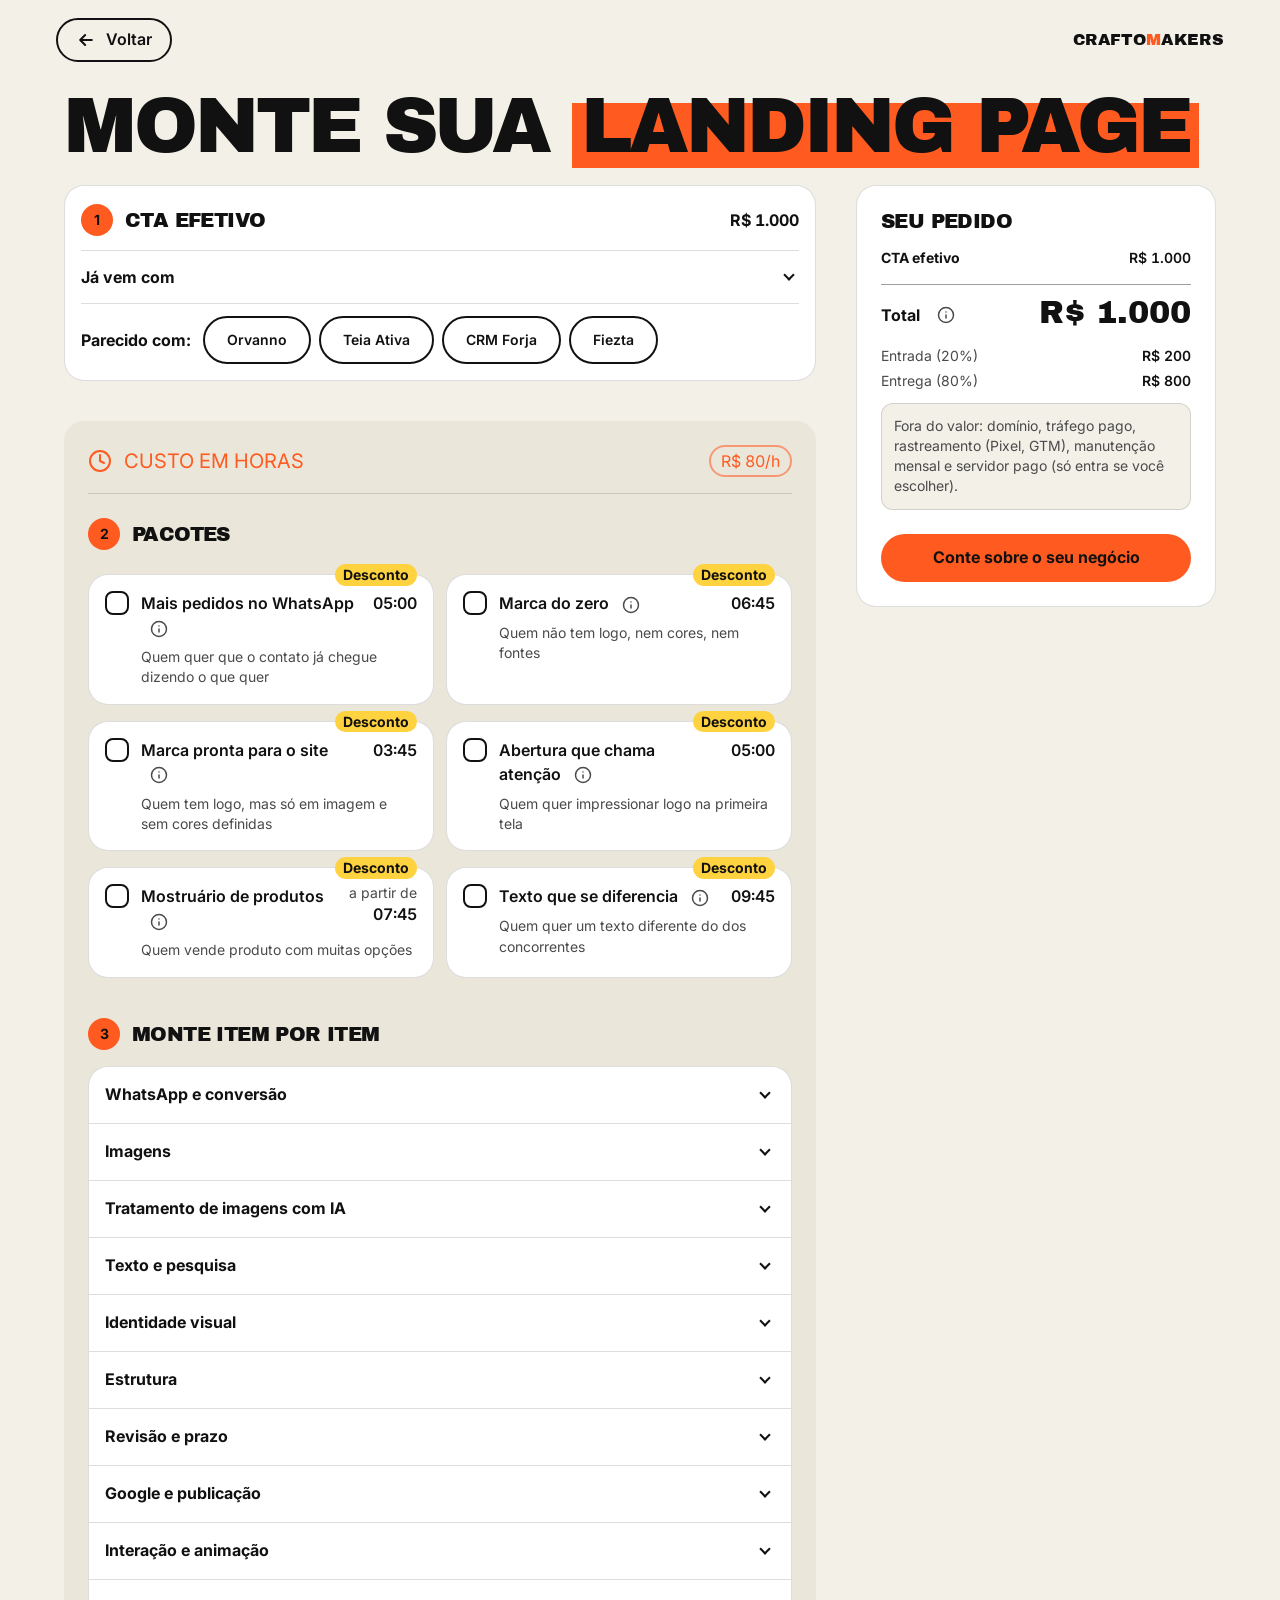
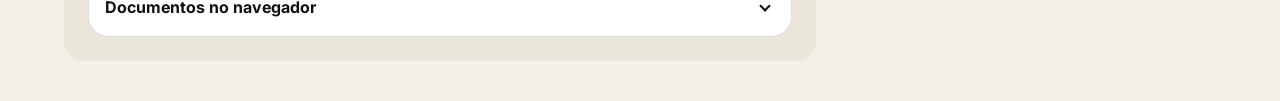
<file: configurador.html>
<!DOCTYPE html>
<html lang="pt-BR">
<head>
<meta charset="utf-8">
<meta name="viewport" content="width=device-width, initial-scale=1">
<meta name="color-scheme" content="light">
<meta name="theme-color" content="#F3F0E8">
<title>Monte sua landing page</title>
<link rel="preconnect" href="https://fonts.googleapis.com">
<link rel="preconnect" href="https://fonts.gstatic.com" crossorigin>
<link href="https://fonts.googleapis.com/css2?family=Archivo+Black&amp;family=Inter:wght@400;500;600;700&amp;display=swap" rel="stylesheet">
<style>
/* Cores com papel: papel e tinta são a base. Amarelo em três papéis: o check do item
   marcado, a faixa animada do total e o selo de desconto. Laranja (o do site) só no número
   dos passos, no ponto do "Parecido com" marcado e no botão de ação; nunca em preço.
   Texto sobre laranja é tinta: branco dá 3,1:1 (reprova AA), tinta dá 6,0:1. */
:root {
  --paper: #F3F0E8;
  --paper-2: #EAE6DA;
  --ink: #111111;
  --white: #FFFFFF;
  --yellow: #FFD23F;
  --orange: #FF5A1F;
  --orange-hover: #FF7440;
  --muted: #4A4A4A;
  --line: rgba(17, 17, 17, 0.14);
  --line-strong: rgba(17, 17, 17, 0.4);
  --line-control: rgba(17, 17, 17, 0.56); /* contorno de controle: 3:1 sobre branco */
  --hover: rgba(17, 17, 17, 0.03);
  --display: "Archivo Black", system-ui, sans-serif;
  --text: Inter, system-ui, -apple-system, "Segoe UI", Roboto, sans-serif;
  /* Tipo em 4 níveis. */
  --fs-1: 2rem;
  --fs-2: 1.25rem;
  --fs-3: 1rem;
  --fs-4: 0.875rem;
  /* Espaçamento em 6 níveis. */
  --s1: 4px;
  --s2: 8px;
  --s3: 12px;
  --s4: 16px;
  --s5: 24px;
  --s6: 40px;
  /* Raios em 4 níveis; o de cartão é o --radius-card do site. */
  --r-card: 20px;
  --r: 12px;
  --r-sm: 8px;
  --r-pill: 999px;
  --bar-h: 108px; /* barra do celular: linha do total (44) + botão (48) + respiros */
  --ease: cubic-bezier(.22, 1, .36, 1);
  --spring: cubic-bezier(.34, 1.56, .64, 1);
  /* Ícone "check" do Lucide (ISC). */
  --check-ink: url("data:image/svg+xml,%3Csvg xmlns='http://www.w3.org/2000/svg' viewBox='0 0 24 24' fill='none' stroke='%23111111' stroke-width='3' stroke-linecap='round' stroke-linejoin='round'%3E%3Cpath d='M20 6 9 17l-5-5'/%3E%3C/svg%3E");
  --check-ink-thin: url("data:image/svg+xml,%3Csvg xmlns='http://www.w3.org/2000/svg' viewBox='0 0 24 24' fill='none' stroke='%23111111' stroke-width='2' stroke-linecap='round' stroke-linejoin='round'%3E%3Cpath d='M20 6 9 17l-5-5'/%3E%3C/svg%3E");
  --check-yellow: url("data:image/svg+xml,%3Csvg xmlns='http://www.w3.org/2000/svg' viewBox='0 0 24 24' fill='none' stroke='%23FFD23F' stroke-width='3' stroke-linecap='round' stroke-linejoin='round'%3E%3Cpath d='M20 6 9 17l-5-5'/%3E%3C/svg%3E");
}
*, *::before, *::after { box-sizing: border-box; }
html { -webkit-text-size-adjust: 100%; scroll-behavior: smooth; scroll-padding-bottom: calc(var(--bar-h) + var(--s4)); }
body {
  margin: 0;
  background: var(--paper);
  color: var(--ink);
  font-family: var(--text);
  font-size: var(--fs-3);
  line-height: 1.5;
  overflow-x: hidden;
  padding-bottom: calc(var(--bar-h) + var(--s5));
}
:focus-visible { outline: 3px solid var(--ink); outline-offset: 3px; }
button, input, summary { -webkit-tap-highlight-color: transparent; }
::selection { background: var(--ink); color: var(--paper); }
h1, h2 { font-family: var(--display); font-weight: 400; line-height: 1.1; letter-spacing: -0.03em; text-transform: uppercase; margin: 0; text-wrap: balance; }
h3 { margin: 0; font: inherit; }
.wrap { max-width: 1200px; margin: 0 auto; padding: var(--s5) var(--s4) var(--s6); }
h1 { font-size: clamp(2.6rem, 6vw, 5.6rem); line-height: 0.9; letter-spacing: -0.04em; margin-bottom: var(--s5); }
/* Grifo laranja atrás da palavra, como no título do briefing e do site. */
.highlight { background: linear-gradient(var(--orange), var(--orange)) 0 .235em / 100% .88em no-repeat; padding: 0 .12em; -webkit-box-decoration-break: clone; box-decoration-break: clone; }
h2 { font-size: var(--fs-2); }

/* "Parecido com:" dentro do painel da base, sob o "Já vem com". */
.presets { display: flex; flex-wrap: wrap; align-items: center; gap: var(--s2) var(--s3); margin-top: var(--s1); padding: var(--s3) 0 var(--s1); border-top: 1px solid var(--line); }
.presets-label { font-weight: 700; }
.presets-list { display: flex; flex-wrap: wrap; gap: var(--s2); min-width: 0; }
.preset {
  display: inline-flex;
  align-items: center;
  min-height: 48px;
  padding: 0 22px;
  border: 2px solid var(--ink);
  border-radius: var(--r-pill);
  background: var(--white);
  color: var(--ink);
  font: 600 var(--fs-4)/1.2 var(--text);
  cursor: pointer;
  touch-action: manipulation;
  transition: background-color .15s, color .15s;
}
/* Marcado: o ponto laranja entra no lugar do respiro esquerdo (8 + 8 + 6 = 22), sem mudar a largura. */
.preset[aria-pressed="true"] { background: var(--ink); color: var(--paper); padding-left: var(--s2); }
.preset[aria-pressed="true"]::before {
  content: "";
  flex: none;
  width: 8px;
  height: 8px;
  margin-right: 6px;
  border-radius: 50%;
  background: var(--orange);
}
@media (hover: hover) {
  .preset:hover:not([aria-pressed="true"]) { background: var(--paper-2); }
}
.preset:active:not([aria-pressed="true"]) { background: var(--paper-2); }
.layout { display: grid; gap: var(--s5); grid-template-columns: minmax(0, 1fr); }
.options { min-width: 0; }
.step { margin-bottom: var(--s6); }
.step-head { display: flex; flex-wrap: wrap; align-items: center; gap: var(--s3); margin-bottom: var(--s4); }
/* Zona em horas: os passos 2 e 3 ficam num fundo próprio, com o valor da hora no topo. */
.hours-zone { background: var(--paper-2); border-radius: var(--r-card); padding: var(--s5); }
.hours-zone .step:last-child { margin-bottom: 0; }
.zone-head { display: grid; grid-template-columns: auto 1fr auto; column-gap: var(--s3); align-items: center; padding-bottom: var(--s4); margin-bottom: var(--s5); border-bottom: 1px solid var(--line); }
.zone-head svg { width: 24px; height: 24px; fill: none; stroke: var(--ink); stroke-width: 2; stroke-linecap: round; stroke-linejoin: round; }
.zone-rate { font: 400 var(--fs-2)/1.1 var(--text); text-transform: uppercase; letter-spacing: 0; font-variant-numeric: tabular-nums; }
.zone-head { position: relative; --zone-brown: #FF5A1F; color: var(--zone-brown); }
.zone-head svg { stroke: var(--zone-brown) !important; }
.zone-badge { padding: 6px 10px; border-radius: var(--r-pill); background: transparent; border: 2px solid color-mix(in srgb, var(--zone-brown) 55%, transparent); color: var(--zone-brown); font: 400 var(--fs-3)/1 var(--text); white-space: nowrap; font-variant-numeric: tabular-nums; }
.zone-head .pop { left: auto; right: 0; width: min(280px, 100%); }
.zone-badge { cursor: pointer; }
.zone-badge[aria-expanded="true"] { background: var(--zone-brown); color: var(--white); }
@media (max-width: 480px) { .hours-zone { margin-inline: calc(-1 * var(--s4)); border-radius: 0; padding: var(--s5) var(--s4); } }
.step-num {
  flex: none;
  width: 32px;
  height: 32px;
  display: grid;
  place-items: center;
  border-radius: 50%;
  background: var(--orange);
  color: var(--ink);
  font: 700 var(--fs-4)/1 var(--text);
}
.panel { background: var(--white); border: 1px solid var(--line); border-radius: var(--r-card); }

/* Seta de abrir e fechar, traço de 2 px. */
.chev::after, .base summary::after {
  content: "";
  flex: none;
  width: 8px;
  height: 8px;
  margin-right: 6px;
  border-right: 2px solid currentColor;
  border-bottom: 2px solid currentColor;
  transform: translateY(-2px) rotate(45deg);
  transition: transform .2s var(--ease);
}
.chev[aria-expanded="true"]::after, .base details[open] summary::after { transform: translateY(2px) rotate(-135deg); }

/* Passo 1: a base, uma linha; o "Já vem com" abre sob demanda. */
.base { padding: var(--s3) var(--s4); margin-bottom: var(--s6); }
.base-head { display: grid; grid-template-columns: auto minmax(0, 1fr) auto; align-items: center; gap: var(--s3); min-height: 44px; }
.base-head .price { font-weight: 700; }
.base details { margin-top: var(--s2); border-top: 1px solid var(--line); }
.base summary {
  display: flex;
  align-items: center;
  justify-content: space-between;
  gap: var(--s3);
  min-height: 44px;
  margin-top: var(--s1);
  font-weight: 700;
  cursor: pointer;
  list-style: none;
}
.base summary::-webkit-details-marker { display: none; }
.base ul {
  margin: 0;
  padding: var(--s1) 0 var(--s2);
  list-style: none;
  display: grid;
  gap: var(--s1) var(--s5);
  grid-template-columns: repeat(auto-fill, minmax(min(100%, 260px), 1fr));
}
.base li { position: relative; padding: 2px 0 2px var(--s5); font-size: var(--fs-4); line-height: 1.45; }
.base li::before {
  content: "";
  position: absolute;
  left: 0;
  top: 4px;
  width: 16px;
  height: 16px;
  background: var(--check-ink-thin) center / 16px no-repeat;
}

.base li.base-wide { grid-column: 1 / -1; }
.base ul.base-sub { display: block; padding: var(--s1) 0 0; }
.base ul.base-sub li { padding: 1px 0 1px var(--s4); color: var(--muted); }
.base ul.base-sub li::before { width: 6px; height: 6px; top: 0.6em; left: 4px; border-radius: 50%; background: var(--ink); }
.base ul.base-sub li strong { color: var(--ink); font-weight: 600; }
.base ul.base-sub ul.base-sub { padding-top: 2px; }


.hours-box { margin: var(--s2) 0 var(--s3); padding: var(--s3); border: 1px solid var(--line-strong); border-radius: 12px; background: var(--paper); font-size: var(--fs-4); }
.hours-box > div { display: flex; justify-content: space-between; gap: var(--s3); padding: 2px 0; }
.hours-box strong { font-variant-numeric: tabular-nums; }
.hours-box .hb-money { margin-top: var(--s1); padding-top: var(--s2); border-top: 1px solid var(--line); font-weight: 700; }
.hours-box[hidden] { display: none; }


/* 4. Caixa das horas com os números alinhados aos da lista; as duas caixas do resumo iguais. */
.hours-box { padding: var(--s3) var(--s2); margin-inline: calc(-1 * var(--s2) - 1px); border-color: var(--line); border-radius: var(--r); }
.fixed-note { border-radius: var(--r); }

/* Passo 2: pacotes. */
/* Respiro em cima e entre linhas para o selo, que passa da borda do cartão. */
.packs { display: grid; gap: var(--s4) var(--s3); padding-top: var(--s2); grid-template-columns: repeat(auto-fill, minmax(min(100%, 280px), 1fr)); }
.card { position: relative; }
.card.pop-open { z-index: 10; }
.card.toggle, .card.pack { cursor: pointer; }
.card.pack {
  background: var(--white);
  border: 1px solid var(--line);
  border-radius: var(--r-card);
  padding: var(--s4);
  transition: border-color .15s, box-shadow .15s;
}
.card.pack.on { border-color: var(--ink); box-shadow: inset 0 0 0 1px var(--ink); }
/* Selo dos pacotes com desconto, no canto, sobre a borda. */
.tag {
  position: absolute;
  top: -11px;
  right: var(--s4);
  padding: 3px var(--s2);
  border-radius: var(--r-pill);
  background: var(--yellow);
  color: var(--ink);
  font: 700 var(--fs-4)/1.1 var(--text);
  pointer-events: none;
}
.who { margin: var(--s2) 0 0 36px; font-size: var(--fs-4); line-height: 1.45; color: var(--muted); }

/* Passo 3: um painel só, grupos em acordeão separados por fio, itens em linhas de lista. */
.groups { background: var(--white); border: 1px solid var(--line); border-radius: var(--r-card); }
.group + .group { border-top: 1px solid var(--line); }
.acc {
  display: flex;
  align-items: center;
  gap: var(--s3);
  width: 100%;
  min-height: 56px;
  padding: 0 var(--s4);
  border: 0;
  border-radius: 0;
  background: transparent;
  color: var(--ink);
  font: 700 var(--fs-3)/1.3 var(--text);
  text-align: left;
  cursor: pointer;
  touch-action: manipulation;
}
.acc .t { flex: 1 1 auto; min-width: 0; }
.acc .count {
  flex: none;
  min-width: 24px;
  height: 24px;
  padding: 0 var(--s2);
  border-radius: var(--r-pill);
  background: var(--paper-2);
  color: var(--ink);
  font: 700 var(--fs-4)/24px var(--text);
  text-align: center;
  font-variant-numeric: tabular-nums;
}
.acc .count[hidden] { display: none; }
@media (hover: hover) {
  .acc:hover { background: var(--hover); }
}
.acc:active, .list .card.toggle:active, .card.pack:active { background-color: rgba(17, 17, 17, 0.06); }
.acc:focus-visible { outline-offset: -3px; }
.list { border-top: 1px solid var(--line); container: lista / inline-size; }
.list[hidden] { display: none; }
.list .card { padding: var(--s3) var(--s4); border-top: 1px solid var(--line); }
.list .card:first-child { border-top: 0; }
/* Raio interno = raio do painel menos a borda, para o fundo de hover não vazar do canto. */
.group:first-child .acc { border-radius: calc(var(--r-card) - 1px) calc(var(--r-card) - 1px) 0 0; }
.group:last-child .acc[aria-expanded="false"] { border-radius: 0 0 calc(var(--r-card) - 1px) calc(var(--r-card) - 1px); }
.group:last-child .list .card:last-child { border-radius: 0 0 calc(var(--r-card) - 1px) calc(var(--r-card) - 1px); }
@media (hover: hover) {
  .list .card.toggle:hover { background-color: var(--hover); }
  .card.pack:not(.on):hover { border-color: var(--line-strong); }
}
.card input.native {
  position: absolute;
  opacity: 0;
  inset: 0;
  width: 100%;
  height: 100%;
  margin: 0;
  cursor: pointer;
}
.card input.native:disabled { pointer-events: none; }
/* O desenho do quadradinho fica por cima do input invisível: deixa o clique passar para ele. */
.card:has(input.native) .mark { pointer-events: none; }
.card:has(input.native:focus-visible) { outline: 3px solid var(--ink); outline-offset: -3px; }

.row { display: grid; grid-template-columns: 24px minmax(0, 1fr) auto; align-items: start; gap: var(--s3); }
.mark {
  position: relative;
  width: 24px;
  height: 24px;
  border: 2px solid var(--ink);
  border-radius: var(--r-sm);
  background: var(--white);
  transition: background-color .15s;
}
.mark::after {
  content: "";
  position: absolute;
  inset: 0;
  background: var(--check-yellow) center / 16px no-repeat;
  transform: scale(0);
  transition: transform .28s var(--spring);
}
.card.on .mark { background: var(--ink); }
.card.on .mark::after { transform: scale(1); }
.card.inc .mark { background: var(--paper-2); }
.card.inc .mark::after { background-image: var(--check-ink); transform: scale(1); }
.info { min-width: 0; }
.name { display: block; font-weight: 500; line-height: 1.5; }
.name { font-weight: 600; } /* mesmo peso marcado ou não: o item não muda de largura no toque */

.price {
  max-width: 8rem;
  font-weight: 600;
  line-height: 1.5;
  text-align: right;
  font-variant-numeric: tabular-nums;
}
.price .v { white-space: nowrap; }
.price .pre { display: block; font-size: var(--fs-4); font-weight: 400; line-height: 1.3; color: var(--muted); }
.price small { margin-left: 0.25em; font-size: var(--fs-4); font-weight: 400; color: var(--muted); white-space: nowrap; }
.price.plain { font-size: var(--fs-4); }
.card.inc .price { font-weight: 400; color: var(--muted); }

/* Quantidade: em 0, só o "+" na linha; com quantidade, o controle inteiro embaixo. */
.ctrl { display: flex; align-items: center; flex-wrap: wrap; gap: var(--s2) var(--s3); position: relative; z-index: 1; }
.sub { font-size: var(--fs-4); color: var(--muted); }
.sub:empty { display: none; }
.card.qty { display: grid; grid-template-columns: minmax(0, 1fr) auto; align-items: center; column-gap: var(--s3); }
/* Itens com quantidade: o quadradinho marca sozinho quando há quantidade; o contador "− 0 +" fica sempre na linha, compacto. */
.card.qty .ctrl { flex-wrap: nowrap; }
.card.qty .mark { cursor: pointer; position: relative; z-index: 1; }
.card.qty .mark:focus-visible { outline: 3px solid var(--ink); outline-offset: 2px; }
.card.qty .sub { display: none; }
.card.qty .stepper { border-width: 1px; border-color: var(--line-strong); }
.card.qty .stepper button { width: 36px; height: 36px; font-size: var(--fs-3); }
.card.qty.on .stepper { border-color: var(--ink); }
.card.qty .ctrl .price { min-width: 4.5rem; }
/* No celular: nome na linha de cima, inteiro; contador e horas na linha de baixo, à direita. */
/* Lista estreita (pela largura da própria lista, não da tela): nome inteiro em cima;
   embaixo, à direita, o contador e as horas — igual em todos os itens. */
@container lista (max-width: 560px) {
  .card.qty { grid-template-columns: minmax(0, 1fr); }
  .card.qty .ctrl { justify-content: flex-end; margin: var(--s2) 0 0; }
  /* Coluna das horas com largura fixa: os contadores ficam todos alinhados;
     o "a partir de" vai em cima das horas, pequeno. */
  .card.qty .ctrl .price { width: 5.5rem; min-width: 5.5rem; max-width: 5.5rem; text-align: right; }
  .row { grid-template-columns: 24px minmax(0, 1fr); grid-template-areas: "mark info" ". price"; row-gap: var(--s2); }
  .row .mark { grid-area: mark; }
  .row .info { grid-area: info; }
  .row .price { grid-area: price; max-width: none; text-align: right; justify-self: end; }
  .price .pre { display: block; margin: 0; font-size: 0.8125rem; line-height: 1.2; }
  /* O (i) vai para o canto direito da linha do nome, alinhado com a coluna das horas. */
  .card .ibtn { position: absolute; top: 2px; right: 3px; margin: 0; }
  .card .info { padding-right: 28px; }
  /* 1. Mesma geometria com e sem contador: sem a linha vazia da grade e horas centradas na altura do contador. */
  .card.qty .row { grid-template-areas: "mark info"; row-gap: 0; }
  .row .price { min-height: 38px; display: flex; flex-direction: column; justify-content: center; align-items: flex-end; }
  .card.qty .ctrl .price { min-height: 38px; display: flex; flex-direction: column; justify-content: center; align-items: flex-end; }
  .price.plain { font-size: 0.8125rem; }
}

.card.choice .ctrl { margin: var(--s2) 0 0 36px; }

.stepper { display: inline-flex; align-items: center; flex: none; border: 2px solid var(--ink); border-radius: var(--r-pill); background: var(--white); }
.stepper button {
  width: 44px;
  height: 44px;
  border: 0;
  border-radius: 50%;
  background: transparent;
  color: var(--ink);
  font: 700 var(--fs-2)/1 var(--text);
  cursor: pointer;
  touch-action: manipulation;
  transition: background-color .15s, color .15s;
}
.stepper button:focus-visible { outline-offset: 0; }
@media (hover: hover) {
  .stepper button:hover:not(:disabled) { background: var(--ink); color: var(--white); }
}
.stepper button:active:not(:disabled) { background: var(--ink); color: var(--white); }
.stepper button:disabled { color: rgba(17, 17, 17, 0.3); cursor: not-allowed; }
.stepper output { min-width: 28px; text-align: center; font-weight: 700; font-variant-numeric: tabular-nums; }

.seg { border: 0; margin: 0; padding: 0; min-width: 0; flex: 1 1 100%; display: grid; gap: var(--s2); grid-template-columns: repeat(auto-fit, minmax(min(100%, 220px), 1fr)); }
.seg legend { position: absolute; width: 1px; height: 1px; overflow: hidden; clip-path: inset(50%); }
.opt {
  position: relative;
  display: flex;
  align-items: center;
  gap: var(--s2);
  min-height: 44px;
  padding: var(--s2) var(--s3);
  border: 1px solid var(--line-control);
  border-radius: var(--r-sm);
  background: var(--white);
  font-size: var(--fs-4);
  font-weight: 500;
  line-height: 1.3;
  cursor: pointer;
  transition: border-color .15s, box-shadow .15s;
}
.opt::before {
  content: "";
  flex: none;
  width: 18px;
  height: 18px;
  border: 2px solid var(--ink);
  border-radius: 50%;
  background: var(--white);
  transition: box-shadow .2s var(--ease), background-color .2s;
}
.opt input { position: absolute; inset: 0; width: 100%; height: 100%; margin: 0; opacity: 0; cursor: pointer; }
@media (hover: hover) {
  .opt:hover { border-color: var(--ink); }
}
.opt:has(input:checked) { border-color: var(--ink); box-shadow: inset 0 0 0 1px var(--ink); }
.opt:has(input:checked)::before { background: var(--ink); box-shadow: inset 0 0 0 3px var(--white); }
.opt:has(input:focus-visible) { outline: 3px solid var(--ink); outline-offset: 3px; }

/* Botão (i): ícone "info" do Lucide, em cinza, 18 px; alvo de 44 px. */
.ibtn {
  position: relative;
  z-index: 2;
  display: inline-flex;
  align-items: center;
  justify-content: center;
  vertical-align: middle;
  width: 44px;
  height: 44px;
  margin: -12px -10px -12px -4px;
  padding: 0;
  border: 0;
  background: transparent;
  color: var(--muted);
  cursor: pointer;
  touch-action: manipulation;
  border-radius: 50%;
}
.ibtn svg { width: 18px; height: 18px; display: block; border-radius: 50%; transition: background-color .15s, color .15s; }
.ibtn:focus-visible { outline-offset: -2px; }
@media (hover: hover) {
  .ibtn:hover svg { background: rgba(17, 17, 17, 0.08); color: var(--ink); }
}
.ibtn[aria-expanded="true"] svg { background: var(--ink); color: var(--white); }
.pop {
  position: absolute;
  z-index: 30;
  left: var(--s2);
  right: var(--s2);
  top: calc(100% + var(--s1));
  background: var(--white);
  color: var(--ink);
  border: 1px solid var(--line-strong);
  border-radius: var(--r);
  box-shadow: 0 8px 24px rgba(17, 17, 17, 0.14);
  padding: var(--s4);
  animation: pop-in .2s var(--ease);
  font: 400 var(--fs-4)/1.5 var(--text);
  text-align: left;
  cursor: default;
  scroll-margin-bottom: calc(var(--bar-h) + var(--s4));
}
.pop[hidden] { display: none; }
.pop.up { top: auto; bottom: calc(100% + var(--s1)); }
.pop p { margin: 0 0 var(--s2); overflow-wrap: anywhere; }
.pop p:last-child { margin-bottom: 0; }
.pop strong { font-weight: 700; }
.total-row .pop { left: 0; right: 0; }
@keyframes pop-in { from { opacity: 0; transform: translateY(-4px); } }

/* Resumo. */
.summary { padding: var(--s4); }
.summary h2 { margin-bottom: var(--s3); }
.lines { list-style: none; margin: 0; padding: 0 0 var(--s2); }
.lines li {
  display: grid;
  grid-template-columns: minmax(0, 1fr) auto;
  align-items: baseline;
  gap: var(--s4);
  padding: var(--s1) 0;
  font-size: var(--fs-4);
  line-height: 1.4;
}
.lines li:first-child span:first-child { font-weight: 700; }
.lines li span:last-child { white-space: nowrap; font-weight: 600; text-align: right; font-variant-numeric: tabular-nums; }
.lines li.new { animation: line-in .35s var(--ease); }
@keyframes line-in { from { opacity: 0; transform: translateX(-8px); } }
.total-row { position: relative; display: flex; justify-content: space-between; align-items: center; gap: var(--s3); margin-top: var(--s1); padding-top: var(--s3); border-top: 1px solid var(--line-strong); }
.total-label { display: inline-flex; align-items: center; gap: var(--s2); font-weight: 700; }
.total-val, .bar .bar-total {
  display: inline-block;
  font-family: var(--display);
  line-height: 1;
  font-variant-numeric: tabular-nums;
  white-space: nowrap;
  background: linear-gradient(var(--yellow), var(--yellow)) 0 100% / 0% 0.22em no-repeat;
  padding-bottom: 0.12em;
}
.total-val { font-size: var(--fs-1); transform-origin: right bottom; }
.bump { animation: bump .45s var(--ease), sweep .9s var(--ease); }
@keyframes bump { 30% { transform: scale(1.06); } }
@keyframes sweep {
  0% { background-size: 0% 0.22em; background-position: 0 100%; }
  45% { background-size: 100% 0.22em; background-position: 0 100%; }
  55% { background-size: 100% 0.22em; background-position: 100% 100%; }
  100% { background-size: 0% 0.22em; background-position: 100% 100%; }
}
.split { display: grid; gap: var(--s1); margin: var(--s3) 0 0; padding: 0; font-size: var(--fs-4); }
.split div { display: flex; justify-content: space-between; gap: var(--s3); }
.split dt { margin: 0; color: var(--muted); }
.split dd { margin: 0; font-weight: 600; font-variant-numeric: tabular-nums; }
.from-note, .fixed-note { font-size: var(--fs-4); line-height: 1.45; color: var(--muted); }
.from-note { margin: var(--s3) 0 0; }
.fixed-note { margin: var(--s3) 0 0; padding: var(--s3); border: 1px solid var(--line); border-radius: 12px; background: var(--paper); }

/* Ação principal: pílula laranja, largura total, texto em tinta (6,0:1). */
.cta {
  display: flex;
  align-items: center;
  justify-content: center;
  width: 100%;
  min-height: 48px;
  padding: var(--s2) var(--s5);
  border-radius: var(--r-pill);
  background: var(--orange);
  color: var(--ink);
  font: 700 var(--fs-3)/1.2 var(--text);
  text-align: center;
  text-decoration: none;
  touch-action: manipulation;
  transition: background-color .15s, transform .15s var(--ease);
}
.summary .cta { margin-top: var(--s5); }
@media (hover: hover) {
  .cta:hover { background: var(--orange-hover); }
}
.cta:active { transform: scale(0.98); }

/* Barra do celular. */
.bar {
  position: fixed;
  left: 0;
  right: 0;
  bottom: 0;
  z-index: 20;
  background: var(--ink);
  color: var(--white);
  border-radius: var(--r) var(--r) 0 0;
  padding-bottom: env(safe-area-inset-bottom);
}
.bar-in { max-width: 1200px; margin: 0 auto; padding: 6px var(--s4) var(--s2); display: grid; gap: var(--s1); min-height: var(--bar-h); }
/* O bloco do total é o botão que abre e fecha o resumo. */
.bar-sum {
  display: flex;
  align-items: center;
  justify-content: space-between;
  gap: var(--s3);
  width: 100%;
  min-height: 44px;
  padding: 0;
  border: 0;
  border-radius: var(--r-sm);
  background: transparent;
  color: var(--white);
  font: inherit;
  text-align: left;
  cursor: pointer;
  touch-action: manipulation;
}
.bar .label { font-size: var(--fs-4); color: #D6D6D6; line-height: 1.2; }
.bar-amount { display: inline-flex; align-items: center; gap: var(--s3); }
.bar-amount::after {
  content: "";
  flex: none;
  width: 8px;
  height: 8px;
  border-right: 2px solid currentColor;
  border-bottom: 2px solid currentColor;
  transform: translateY(2px) rotate(-135deg);
  transition: transform .25s var(--ease);
}
.bar-sum[aria-expanded="true"] .bar-amount::after { transform: translateY(-2px) rotate(45deg); }
.bar .bar-total { font-size: var(--fs-2); transform-origin: right bottom; }
.bar-sum:focus-visible, .bar .cta:focus-visible { outline: 3px solid var(--white); outline-offset: 3px; }

@media (max-width: 899px) {
  .summary {
    display: none;
    position: fixed;
    left: 0;
    right: 0;
    bottom: calc(var(--bar-h) - var(--s3) + env(safe-area-inset-bottom));
    z-index: 15;
    max-height: calc(100vh - var(--bar-h) - var(--s5));
    max-height: calc(100dvh - var(--bar-h) - var(--s5));
    overflow-y: auto;
    overscroll-behavior: contain;
    border-radius: var(--r) var(--r) 0 0;
    border-width: 1px 0 0;
    padding-bottom: var(--s6);
    box-shadow: 0 -8px 24px rgba(17, 17, 17, 0.16);
  }
  .summary.open { display: block; animation: sheet-in .3s var(--ease); }
  /* Resumo aberto em tela inteira, acima da barra; a página por trás não rola nem mostra a barra de rolagem. */
  .summary.open {
    top: 0;
    bottom: calc(var(--bar-h) + env(safe-area-inset-bottom));
    max-height: none;
    border-radius: 0;
    border: 0;
    box-shadow: none;
    padding-bottom: var(--s5);
  }
  html.sheet-open, html.sheet-open body { overflow: hidden; }
  /* No celular a ação fica na barra; no resumo aberto ela se repetiria logo acima. */
  .summary .cta { display: none; }
}
/* Item no celular estreito: preço (ou "Incluído no pacote") na segunda linha, sob o nome;
   o "+" fica sozinho à direita. */

@keyframes sheet-in { from { opacity: 0; transform: translateY(24px); } }
@media (min-width: 900px) {
  body { padding-bottom: 0; }
  .wrap { padding: var(--s6) var(--s5); }
  .layout { grid-template-columns: minmax(0, 1fr) 360px; gap: var(--s6); align-items: start; }
  .summary {
    position: sticky;
    top: var(--s5);
    max-height: calc(100vh - 2 * var(--s5));
    overflow-y: auto;
    padding: var(--s5);
  }
  .bar { display: none; }
}
@media (prefers-reduced-motion: reduce) {
  *, *::before, *::after { transition: none !important; animation: none !important; scroll-behavior: auto !important; }
}
/* Cabeçalho igual ao do briefing: Voltar e a marca. */
.top { max-width: 1200px; margin: 0 auto; padding: 18px var(--s4); display: flex; align-items: center; justify-content: space-between; gap: 12px; box-sizing: border-box; }
.top-back { display: inline-flex; align-items: center; gap: 10px; min-height: 44px; padding: 0 18px; box-sizing: border-box; border-radius: 999px; border: 2px solid var(--ink); background: var(--paper); color: var(--ink); font: 600 1rem/1.2 var(--text); text-decoration: none; transition: background-color .22s, color .22s; }
.top-back svg { width: 20px; height: 20px; flex: none; fill: none; stroke: currentColor; stroke-width: 2.4; stroke-linecap: round; stroke-linejoin: round; }
@media (hover: hover) { .top-back:hover { background: var(--ink); color: var(--paper); } }
.top-back:focus-visible { outline: 3px solid var(--orange); outline-offset: 2px; }
.top-brand { font-family: 'Archivo Black', sans-serif; letter-spacing: 0.02em; color: var(--ink); text-decoration: none; }
@media (max-width: 767px) { .top { padding-block: 12px; } }
.wrap { padding-top: var(--s3); }
</style>
</head>
<body>
<!-- Ícones info e check: Lucide (ISC) -->
<header class="top">
<a class="top-back" href="index.html"><svg viewBox="0 0 24 24" aria-hidden="true"><path d="M19 12H5M11 6l-6 6 6 6"/></svg>Voltar</a>
<a class="top-brand" href="index.html">CRAFTO<span style="color: var(--orange)">M</span>AKERS</a>
</header>
<main class="wrap">
  <h1>Monte sua <span class="highlight">landing page</span></h1>
  <div class="layout">
    <div class="options">
      <section class="base panel" id="passo-1" aria-labelledby="base-title">
        <div class="base-head">
          <span class="step-num" aria-hidden="true">1</span>
          <h2 id="base-title">CTA efetivo</h2>
          <span class="price">R$ 1.000</span>
        </div>
        <details>
          <summary>Já vem com</summary>
          <ul id="base-list"></ul>
        </details>
        <div class="presets" role="group" aria-labelledby="presets-label">
          <span class="presets-label" id="presets-label">Parecido com:</span>
          <div class="presets-list" id="presets"></div>
        </div>
      </section>

      <div class="hours-zone">
        <div class="zone-head">
          <svg viewBox="0 0 24 24" aria-hidden="true"><circle cx="12" cy="12" r="10"/><path d="M12 6v6l4 2"/></svg>
          <strong class="zone-rate">Custo em horas</strong>
          <button type="button" class="zone-badge" data-rate aria-expanded="false" aria-controls="pop-rate">R$ 80/h</button>
        </div>

      <section class="step" id="passo-2" aria-labelledby="packs-title">
        <div class="step-head">
          <span class="step-num" aria-hidden="true">2</span>
          <h2 id="packs-title">Pacotes</h2>
        </div>
        <div class="packs" id="packs"></div>
      </section>

      <section class="step" id="passo-3" aria-labelledby="items-title">
        <div class="step-head">
          <span class="step-num" aria-hidden="true">3</span>
          <h2 id="items-title">Monte item por item</h2>
        </div>
        <div class="groups" id="groups"></div>
      </section>
      </div>
    </div>

    <aside class="summary panel" id="summary" aria-labelledby="summary-title">
      <h2 id="summary-title">Seu pedido</h2>
      <ul class="lines" id="lines"></ul>
      <div class="hours-box" id="hours-box" hidden>
        <div><span>Total de horas</span><strong id="hb-hours"></strong></div>
        <div><span>Valor da hora</span><strong id="hb-rate"></strong></div>
        <div class="hb-money"><span>Horas × valor da hora</span><strong id="hb-money"></strong></div>
      </div>
      <div class="total-row" id="total-row">
        <span class="total-label" id="total-label">Total</span>
        <span class="total-val" id="total" aria-live="polite" aria-atomic="true"></span>
      </div>
      <dl class="split">
        <div><dt>Entrada (20%)</dt><dd id="entry"></dd></div>
        <div><dt>Entrega (80%)</dt><dd id="delivery"></dd></div>
      </dl>
      <p class="from-note" id="from-note" hidden>Valores a partir de: o preço final dos itens marcados “a partir de” é fechado na conversa.</p>
      <p class="fixed-note">Fora do valor: domínio, tráfego pago, rastreamento (Pixel, GTM), manutenção mensal e servidor pago (só entra se você escolher).</p>
      <a class="cta" href="briefing.html">Conte sobre o seu negócio</a>
    </aside>
  </div>
</main>

<div class="bar">
  <div class="bar-in">
    <button type="button" class="bar-sum" id="toggle-summary" aria-expanded="false" aria-controls="summary">
      <span class="label">Total</span>
      <span class="bar-amount"><span class="bar-total" id="bar-total" aria-live="polite" aria-atomic="true"></span></span>
    </button>
    <a class="cta" href="briefing.html">Conte sobre o seu negócio</a>
  </div>
</div>

<script>
(function () {
  var BASE = { name: "CTA efetivo", price: 1000 };
  var URGENCY = { id: "urgencia", name: "Urgência", rate: 0.3 };
  var MAX_QTY = 100;
  var SPLIT_ENTRY = 0.2;

  var BASE_LIST = [
    { title: "Funil de vendas completo: Hero / Provas / Garantia / CTA / Contato", sub: [
      "Oportunidade: sonho de um futuro bom",
      { title: "Mitigação de risco", sub: [
        "Prova social: depoimentos",
        "Prova lógica: metodologia funciona",
        { title: "Prova de autoridade", sub: [
          "Trajetória",
          "Resultados",
          "Empresas trabalhadas",
          "Conquistas acumuladas ao longo do tempo"
        ] },
        "Garantia"
      ] }
    ] },
    "Funciona no celular e PC",
    "Até 5 seções (partes da página)",
    "Você traz o texto",
    "Você traz as fotos",
    "Você traz suas cores e identidade da empresa",
    "Você traz seu logo pronto",
    "CTA pro WhatsApp, mensagem pronta",
    "Suas redes sociais e localização",
    "1 rodada de ajustes no visual e 1 no texto",
    "SEO: pronta para o Google te encontrar",
    "Publicação grátis no GitHub",
    "30 dias de ajustes após a entrega",
    "Animação leve ao rolar"
  ];

  var GROUPS = [
    { title: "WhatsApp e conversão", items: [
      { id: "form-wa", name: "Formulário para o WhatsApp", hours: 3, type: "toggle",
        info: "Formulário curto (até 6 campos) que monta a mensagem e abre o WhatsApp já com o pedido do visitante. Nada é guardado nem enviado para outro lugar",
        done: "Orvanno (bairros por cidade), Teia Ativa (escolhe o especialista)" },
      { id: "contatos", name: "Vários contatos de WhatsApp", hours: 1.25, type: "toggle",
        info: "O visitante escolhe com quem falar; cada pessoa da equipe tem o seu número e a sua mensagem",
        done: "Teia Ativa" },
      { id: "barra-wa", name: "Barra fixa de WhatsApp", hours: 0.75, type: "toggle",
        info: "Barra com o botão do WhatsApp que fica sempre visível no celular",
        done: "Orvanno" }
    ]},
    { title: "Imagens", items: [
      { id: "galeria-simples", name: "Galeria simples", price: 0, type: "toggle",
        info: "Suas imagens direto na página, numa grade ou faixa com rolagem, sem zoom; até 20 imagens",
        done: "Fiezta (19 prints)" },
      { id: "galeria", name: "Galeria com painel e zoom", hours: 2, type: "toggle",
        info: "Até 12 fotos que abrem num painel ao toque, com zoom e passagem de uma para outra",
        done: "Orvanno (cerca de 9 fotos)" },
      { id: "mostruario", name: "Galeria com abas", hours: 6, type: "toggle", from: true,
        info: "Janela em tela cheia com as imagens separadas em abas (ex.: cores, acabamentos, modelos); tocar numa imagem mostra ela grande. Até 30 imagens em até 4 abas; acima disso, orçamento",
        done: "Orvanno (cerca de 90 acabamentos)" }
    ]},
    { title: "Tratamento de imagens com IA", items: [
      { id: "img-ia", name: "Geração de imagens", hours: 0.5, type: "qty",
        info: "Imagem ou ilustração criada por IA no estilo do site",
        done: "Fiezta, Forja, Craftomakers (robôs)" },
      { id: "fotos", name: "Melhoramento de imagem (limpeza, luz e etc)", hours: 0.2, type: "qty",
        info: "Sua foto tratada com IA para virar foto profissional: limpeza, luz, cor e recorte",
        done: "Orvanno (9: 3 fotos da loja e 6 da galeria)" },
      { id: "ampliacao", name: "Ampliação de imagem", hours: 0.05, type: "qty",
        info: "Sua imagem com mais resolução, sem perder qualidade, para ficar nítida em tela grande",
        done: "Orvanno (90: 33 revestimentos e 57 puxadores do mostruário)" }
    ]},
    { title: "Texto e pesquisa", items: [
      { id: "texto", name: "Texto escrito do zero", hours: 5, type: "toggle",
        info: "Texto de todas as seções, escrito a partir do briefing, com título, chamadas e botões. Até 6 seções; proposta: R$ 100 por seção acima disso" },
      { id: "pesq-basica", name: "Pesquisa básica", hours: 1.75, type: "toggle",
        info: "Ficha de 3 concorrentes (promessa, oferta, prova, ação) usada no texto" },
      { id: "pesq-aprof", name: "Pesquisa aprofundada", hours: 5.5, type: "toggle",
        info: "Relatório de 2 a 4 páginas, em PDF: 8 a 10 concorrentes, tabela comparativa, a lacuna que você pode afirmar, as objeções e os termos de busca do público" }
    ]},
    { title: "Identidade visual", items: [
      { id: "vetor", name: "Vetorização do logo", type: "choice",
        options: [
          { label: "Logo de traço simples, até 3 cores", short: "simples", hours: 1.5 },
          { label: "Com degradê, ilustração ou muitos detalhes", short: "com detalhes", hours: 3 }
        ],
        info: "Seu logo redesenhado em vetor, sem perder nada do desenho: SVG e PNG com fundo transparente, nas versões colorida, clara (para fundo escuro) e de uma cor, e o ícone do site (favicon)" },
      { id: "logo", name: "Logotipo criado", hours: 5, type: "toggle",
        info: "Logo novo: 2 propostas, 1 rodada de ajuste, entregue em SVG e PNG nas versões colorida, clara e de uma cor, mais o favicon",
        done: "CRM Forja (logo por IA, criado do zero), Craftomakers" },
      { id: "paleta", name: "Paleta e tipografia", hours: 2.5, type: "toggle",
        info: "Paleta de 5 a 7 cores com os códigos, 2 fontes de uso comercial liberado instaladas no site, e uma página com as regras de uso",
        done: "CRM Forja (do zero), Craftomakers, Fiezta, Teia Ativa" },
      { id: "tema", name: "Modo claro e escuro", hours: 3, type: "toggle",
        info: "Botão que troca o site entre tema claro e escuro, guardando a escolha do visitante",
        done: "Teia Ativa, Fiezta (tema secreto com som)" }
    ]},
    { title: "Estrutura", items: [
      { id: "secao", name: "Seção extra", hours: 1.75, type: "qty",
        info: "Uma seção a mais na página, com o layout e o texto que você trouxe",
        done: "todos os sites (7 a 11 seções)" },
      { id: "pagina", name: "Página extra", hours: 1, type: "qty",
        info: "Uma página simples a mais: privacidade, 404, sobre, serviços, contato ou doação. Página com várias seções soma as seções",
        done: "Orvanno, Forja, Teia Ativa, Fiezta" },
      { id: "idioma", name: "Idioma extra", hours: 5, type: "qty", from: true,
        info: "A página inteira em outro idioma, com o texto adaptado (não traduzido palavra por palavra) e a troca de idioma no menu",
        done: "Fiezta (inglês e português)" },
      { id: "faq", name: "Seção FAQ", hours: 1.75, type: "toggle",
        info: "Seção de perguntas frequentes, que abrem e fecham ao toque",
        done: "Fiezta (13 perguntas), Orvanno, CRM Forja" },
      { id: "tabela", name: "Seção tabela comparativa", hours: 3.25, type: "qty",
        info: "Seção com uma tabela que compara opções lado a lado, com detalhes que abrem numa janela",
        done: "Fiezta" },
      { id: "filtro", name: "Seção filtro de cliente", hours: 1.75, type: "toggle",
        info: "Seção que diz para quem é e para quem não é o seu serviço, para o contato já chegar no perfil certo",
        done: "Orvanno, Fiezta" },
      { id: "abas", name: "Seção com abas", hours: 2.25, type: "qty",
        info: "Seção com botões que trocam o conteúdo (ofertas, planos, modelos) sem sair da página",
        done: "Teia Ativa (3 ofertas por aba)" },
      { id: "faixa-logos", name: "Seção parceiros com carrossel", hours: 1.75, type: "toggle",
        info: "Seção com os logos de clientes ou parceiros passando sozinhos, até 15 logos",
        done: "Orvanno, Teia Ativa" }
    ]},
    { title: "Revisão e prazo", items: [
      { id: "revisao", name: "Rodada extra de revisão", hours: 1, type: "qty",
        info: "Mais uma rodada de ajustes no layout ou no texto, antes da entrega" },
      { id: "urgencia", name: URGENCY.name, rate: URGENCY.rate, type: "toggle",
        info: "Entrega na metade do prazo" }
    ]},
    { title: "Google e publicação", items: [
      { id: "seo", name: "SEO completo", hours: 1.25, type: "toggle",
        info: "Dados estruturados do negócio para o Google, mapa do site (sitemap), robots.txt e, com mais de um idioma, a indicação de cada idioma para o Google",
        done: "Orvanno, Teia Ativa, Fiezta" },
      { id: "dominio", name: "Ligação do domínio", hours: 0.75, type: "toggle",
        info: "Seu domínio (que você registra e paga) apontado para o site, com HTTPS",
        done: "Teia Ativa, Orvanno" },
      { id: "servidor", name: "Servidor pago", hours: 2, type: "toggle",
        info: "Publicação no servidor que você contratar e paga, em vez do GitHub Pages" }
    ]},
    { title: "Interação e animação", items: [
      { id: "carrossel", name: "Carrossel", hours: 1.75, type: "qty",
        info: "Carrossel no header, de depoimentos ou de destaques, que funciona com o dedo e com setas. Para parceiros, use a Seção parceiros com carrossel",
        done: "Craftomakers" },
      { id: "menu", name: "Menu em tela cheia", price: 0, type: "toggle",
        info: "Menu que abre cobrindo a tela, com os links das seções",
        done: "Orvanno, Teia Ativa (no celular)" },
      { id: "hero", name: "Hero animado", type: "choice", legend: "tipo de animação",
        options: [
          { label: "Imagens que trocam sozinhas", short: "imagens que trocam", hours: 3 },
          { label: "Ilustração animada", short: "ilustração animada", hours: 6 }
        ],
        info: "Abertura da página com animação: imagens que trocam sozinhas ou ilustração animada, leve e sem vídeo",
        done: "Fiezta (ilustração animada), Orvanno (imagens com linha do tempo)" },
      { id: "slides", name: "Navegação por slides", hours: 6, type: "toggle", from: true,
        info: "Página que avança como apresentação, de tela em tela, com efeito 3D nos cartões e faixas animadas",
        done: "Craftomakers" }
    ]},
    { title: "Documentos no navegador", items: [
      { id: "form-longo", name: "Formulário longo com PDF", hours: 10, type: "toggle", from: true,
        info: "Questionário longo (dezenas de perguntas) que guarda as respostas no aparelho do visitante e gera um PDF no próprio navegador",
        done: "Craftomakers (briefing, cerca de 90 perguntas)" },
      { id: "pdf", name: "PDF a partir de texto", hours: 3, type: "toggle",
        info: "Um manual ou guia em PDF diagramado com a sua identidade",
        done: "Orvanno (manual de uso das campanhas)" }
    ]}
  ];

  var PACKS = [
    { id: "p-whatsapp", name: "Mais pedidos no WhatsApp", off: 0.07,
      who: "Quem quer que o contato já chegue dizendo o que quer",
      why: "o formulário e o FAQ saem do mesmo levantamento das dúvidas",
      ref: "Orvanno",
      items: [{ id: "form-wa", qty: 1 }, { id: "barra-wa", qty: 1 }, { id: "faq", qty: 1 }] },
    { id: "p-identidade", name: "Marca do zero", off: 0.09,
      who: "Quem não tem logo, nem cores, nem fontes",
      why: "é uma conversa e um estudo só",
      ref: "CRM Forja",
      items: [{ id: "logo", qty: 1 }, { id: "paleta", qty: 1 }] },
    { id: "p-marca-pronta", name: "Marca pronta para o site", off: 0.07,
      who: "Quem tem logo, mas só em imagem e sem cores definidas",
      why: "a paleta sai do logo vetorizado",
      ref: "Fiezta, Orvanno, Teia Ativa",
      items: [{ id: "vetor", qty: 1, label: "Vetorização do logo (traço simples)" }, { id: "paleta", qty: 1 }] },
    { id: "p-visual", name: "Abertura que chama atenção", off: 0.07,
      who: "Quem quer impressionar logo na primeira tela",
      why: "é uma direção visual só",
      ref: "Fiezta, Orvanno",
      items: [{ id: "hero", qty: 1 }, { id: "img-ia", qty: 5, label: "5 imagens geradas por IA" }] },
    { id: "p-mostruario", name: "Mostruário de produtos", off: 0.08, from: true,
      who: "Quem vende produto com muitas opções",
      why: "as mesmas fotos são tratadas, ampliadas e organizadas de uma vez",
      ref: "Orvanno",
      items: [{ id: "mostruario", qty: 1 }, { id: "fotos", qty: 10, label: "Melhoramento de 10 imagens" },
              { id: "ampliacao", qty: 10, label: "Ampliação de 10 imagens" }] },
    { id: "p-pesquisa", name: "Texto que se diferencia", off: 0.07,
      who: "Quem quer um texto diferente do dos concorrentes",
      why: "o texto é escrito em cima da pesquisa",
      items: [{ id: "pesq-aprof", qty: 1 }, { id: "texto", qty: 1 }] }
  ];

  var PRESETS = [
    { id: "orvanno", name: "Orvanno",
      packs: ["p-whatsapp", "p-mostruario"],
      items: { "secao": 3, "filtro": 1, "galeria": 1, "ampliacao": 80, "hero": 1, "menu": 1, "faixa-logos": 1, "pagina": 1, "seo": 1, "dominio": 1 } },
    { id: "teia-ativa", name: "Teia Ativa",
      packs: [],
      items: { "secao": 4, "form-wa": 1, "contatos": 1, "faixa-logos": 1, "menu": 1, "abas": 1, "tema": 1, "pagina": 1, "seo": 1, "dominio": 1 } },
    { id: "crm-forja", name: "CRM Forja",
      packs: ["p-identidade"],
      items: { "secao": 2, "img-ia": 10, "pagina": 2 } },
    { id: "fiezta", name: "Fiezta",
      packs: ["p-marca-pronta", "p-visual"],
      items: { "hero": 2, "idioma": 1, "seo": 1, "secao": 5, "filtro": 1, "tabela": 1, "galeria-simples": 1, "img-ia": 10, "tema": 1, "pagina": 1 } }
  ];


  // Preço por hora: cada item tem as horas de trabalho; o preço é horas × valor da hora.
  var HOUR_RATE = 80;
  function hoursToMoney(h) { return h * HOUR_RATE; }
  document.querySelectorAll("[data-rate]").forEach(function (e) { e.textContent = "R$ " + HOUR_RATE + "/h"; });
  // Mostra horas a partir do valor em dinheiro (valor ÷ valor da hora).
  // Horas no formato hh:mm (ex.: 1,25 h → 01:15).
  function hhmm(h) {
    var m = Math.round(h * 60);
    var hh = Math.floor(m / 60), mm = m % 60;
    return (hh < 10 ? "0" : "") + hh + ":" + (mm < 10 ? "0" : "") + mm;
  }
  function hrs(v) {
    if (v === 0) return "Grátis";
    return hhmm(v / HOUR_RATE);
  }
  GROUPS.forEach(function (g) {
    g.items.forEach(function (it) {
      if (it.hours != null) it.price = hoursToMoney(it.hours);
      if (it.options) it.options.forEach(function (o) { if (o.hours != null) o.price = hoursToMoney(o.hours); });
    });
  });
  (function () {
    var all = {};
    GROUPS.forEach(function (g) { g.items.forEach(function (it) { all[it.id] = it; }); });
    PACKS.forEach(function (p) {
      var sum = p.items.reduce(function (acc, ref) {
        var it = all[ref.id];
        return acc + (it.options ? it.options[0].price : it.price * ref.qty);
      }, 0);
      var sumH = sum / HOUR_RATE;
      var packH = Math.round(sumH * (1 - p.off) * 4) / 4;
      p.price = packH * HOUR_RATE;
      var cutH = Math.round((sumH - packH) * 100) / 100;
      if (cutH > 0) p.save = hhmm(cutH) + " a menos (cerca de " + Math.round(cutH / sumH * 100) + "%): " + p.why;
    });
  })();

  var state = {};
  var packState = {};
  var items = [];
  var byId = {};
  GROUPS.forEach(function (g) {
    g.items.forEach(function (it) { items.push(it); byId[it.id] = it; state[it.id] = 0; });
  });
  PACKS.forEach(function (p) { packState[p.id] = false; });

  function brl(n) {
    if (n === 0) return "Grátis";
    return "R$ " + Math.round(n).toString().replace(/\B(?=(\d{3})+(?!\d))/g, ".");
  }
  function el(tag, cls, text) {
    var e = document.createElement(tag);
    if (cls) e.className = cls;
    if (text !== undefined) e.textContent = text;
    return e;
  }
  var ICON_INFO = '<svg xmlns="http://www.w3.org/2000/svg" width="18" height="18" viewBox="0 0 24 24" fill="none" stroke="currentColor" stroke-width="2" stroke-linecap="round" stroke-linejoin="round" aria-hidden="true"><circle cx="12" cy="12" r="10"/><path d="M12 16v-4"/><path d="M12 8h.01"/></svg>';

  var refs = {};
  var packRefs = {};
  var groupRefs = [];
  var openPop = null;

  function closePop(returnFocus) {
    if (!openPop) return;
    var o = openPop;
    openPop = null;
    o.pop.hidden = true;
    o.btn.setAttribute("aria-expanded", "false");
    o.card.classList.remove("pop-open");
    if (returnFocus) o.btn.focus();
  }

  function makeInfo(card, label, uid, fill, popCls) {
    var btn = el("button", "ibtn");
    btn.type = "button";
    btn.setAttribute("aria-label", label);
    btn.setAttribute("aria-expanded", "false");
    btn.setAttribute("aria-controls", "pop-" + uid);
    btn.innerHTML = ICON_INFO;
    var pop = el("div", "pop" + (popCls ? " " + popCls : ""));
    pop.id = "pop-" + uid;
    pop.hidden = true;
    fill(pop);
    btn.addEventListener("click", function (e) {
      e.stopPropagation();
      var wasOpen = openPop && openPop.btn === btn;
      closePop(false);
      if (wasOpen) return;
      pop.hidden = false;
      btn.setAttribute("aria-expanded", "true");
      card.classList.add("pop-open");
      openPop = { btn: btn, pop: pop, card: card };
      pop.classList.remove("up");
      pop.scrollIntoView({ block: "nearest" });
      // Se a barra fixa do celular cobrir o balão e não houver mais rolagem, abre para cima.
      var bar = document.querySelector(".bar");
      var barTop = bar && bar.offsetParent !== null ? bar.getBoundingClientRect().top : window.innerHeight;
      if (pop.getBoundingClientRect().bottom > barTop - 8) {
        pop.classList.add("up");
        pop.scrollIntoView({ block: "nearest" });
      }
    });
    card.appendChild(pop);
    return btn;
  }

  function labeled(parent, label, text) {
    var p = el("p");
    p.appendChild(el("strong", null, label));
    p.appendChild(document.createTextNode(" " + text));
    parent.appendChild(p);
  }

  function buildBase() {
    var ul = document.getElementById("base-list");
    function baseItem(t, cls) {
      if (typeof t === "string") return el("li", cls, t);
      var li = el("li", cls);
      li.appendChild(el("strong", null, t.title));
      var sub = el("ul", "base-sub");
      t.sub.forEach(function (x) { sub.appendChild(baseItem(x)); });
      li.appendChild(sub);
      return li;
    }
    BASE_LIST.forEach(function (t) { ul.appendChild(baseItem(t, typeof t === "string" ? null : "base-wide")); });
  }

  function buildPacks() {
    var root = document.getElementById("packs");
    PACKS.forEach(function (p) {
      var card = el("div", "card pack");
      var cb = el("input", "native");
      cb.type = "checkbox";
      cb.setAttribute("aria-label", p.name);
      cb.addEventListener("change", function () {
        packState[p.id] = cb.checked;
        handleManualChange();
      });
      card.appendChild(cb);

      var row = el("div", "row");
      var mark = el("span", "mark");
      mark.setAttribute("aria-hidden", "true");
      var info = el("span", "info");
      var name = el("span", "name", p.name + " ");
      // Os incluídos ficam no (i): cada item com o que você recebe, o desconto e onde já foi feito.
      var btn = makeInfo(card, "O que você recebe: " + p.name, p.id, function (pop) {
        p.items.forEach(function (ref) {
          var it = byId[ref.id];
          labeled(pop, (ref.label || it.name) + ":", it.info);
        });
        if (p.save) labeled(pop, "Desconto:", p.save);
        if (p.ref) labeled(pop, "Já feito em:", p.ref);
      });
      name.appendChild(btn);
      info.appendChild(name);
      var price = el("span", "price");
      if (p.from) price.appendChild(el("span", "pre", "a partir de"));
      price.appendChild(el("span", "v", hrs(p.price)));
      row.appendChild(mark);
      row.appendChild(info);
      row.appendChild(price);
      card.appendChild(row);

      card.appendChild(el("p", "who", p.who));
      if (p.save) card.appendChild(el("span", "tag", "Desconto"));

      packRefs[p.id] = { card: card, input: cb };
      root.appendChild(card);
    });
  }

  function buildItems() {
    var root = document.getElementById("groups");
    GROUPS.forEach(function (g, gi) {
      var sec = el("section", "group");
      var hid = "group-" + gi;
      var lid = "list-" + gi;
      var h = el("h3");
      h.id = hid;
      var acc = el("button", "acc chev");
      acc.type = "button";
      acc.setAttribute("aria-expanded", "false");
      acc.setAttribute("aria-controls", lid);
      acc.appendChild(el("span", "t", g.title));
      var count = el("span", "count", "0");
      count.hidden = true;
      acc.appendChild(count);
      h.appendChild(acc);
      sec.setAttribute("aria-labelledby", hid);
      sec.appendChild(h);
      var wrap = el("div", "list");
      wrap.id = lid;
      wrap.hidden = true;
      var groupRef = { acc: acc, list: wrap, count: count, ids: g.items.map(function (it) { return it.id; }) };
      acc.addEventListener("click", function () {
        setGroupOpen(groupRef, acc.getAttribute("aria-expanded") !== "true");
      });
      groupRefs.push(groupRef);

      g.items.forEach(function (it) {
        var card = el("div", "card " + it.type);
        var r = { card: card };
        var mark = el("span", "mark");
        mark.setAttribute("aria-hidden", "true");
        var info = el("span", "info");
        var name = el("span", "name", it.name + " ");
        var btn = makeInfo(card, "O que você recebe: " + it.name, it.id, function (pop) {
          labeled(pop, "O que você recebe:", it.info);
          if (it.done) labeled(pop, "Já feito em:", it.done);
        });
        name.appendChild(btn);
        info.appendChild(name);
        var price = el("span", "price");
        r.price = price;

        if (it.type === "toggle") {
          var cb = el("input", "native");
          cb.type = "checkbox";
          cb.setAttribute("aria-label", it.name);
          cb.addEventListener("change", function () {
            state[it.id] = cb.checked ? 1 : 0;
            handleManualChange();
          });
          card.appendChild(cb);
          r.input = cb;
        }

        var row = el("div", "row");
        row.appendChild(mark);
        row.appendChild(info);
        row.appendChild(price);
        card.appendChild(row);

        if (it.type === "qty") {
          var ctrl = el("div", "ctrl");
          var st = el("div", "stepper");
          var minus = el("button", null, "−");
          minus.type = "button";
          minus.setAttribute("aria-label", "Diminuir: " + it.name);
          var out = el("output", null, "0");
          out.setAttribute("aria-label", "Quantidade: " + it.name);
          var plus = el("button", null, "+");
          plus.type = "button";
          plus.setAttribute("aria-label", "Aumentar: " + it.name);
          minus.addEventListener("click", function () {
            if (state[it.id] > 0) { state[it.id]--; handleManualChange(); }
          });
          plus.addEventListener("click", function () {
            if (state[it.id] < MAX_QTY) { state[it.id]++; handleManualChange(); }
          });
          st.appendChild(minus);
          st.appendChild(out);
          st.appendChild(plus);
          var sub = el("span", "sub");
          ctrl.appendChild(st);
          ctrl.appendChild(sub);
          card.appendChild(ctrl);
          ctrl.appendChild(price); /* preço no fim da linha, depois do contador */
          // O quadradinho também funciona: marcar põe 1; desmarcar zera.
          mark.removeAttribute("aria-hidden");
          mark.setAttribute("role", "checkbox");
          mark.setAttribute("tabindex", "0");
          mark.setAttribute("aria-label", it.name);
          mark.setAttribute("aria-checked", "false");
          var toggleQty = function () {
            state[it.id] = state[it.id] > 0 ? 0 : 1;
            handleManualChange();
          };
          // Clicar em qualquer ponto da linha (menos no (i) e no contador) marca e desmarca, como nos outros itens.
          row.addEventListener("click", function (e) {
            if (e.target.closest(".ibtn, .pop, .ctrl")) return;
            toggleQty();
          });
          row.style.cursor = "pointer";
          mark.addEventListener("keydown", function (e) {
            if (e.key === " " || e.key === "Enter") { e.preventDefault(); toggleQty(); }
          });
          r.mark = mark;
          r.out = out; r.minus = minus; r.plus = plus; r.sub = sub;
        }

        if (it.type === "choice") {
          var ctrl2 = el("div", "ctrl");
          var fs = el("fieldset", "seg");
          fs.appendChild(el("legend", null, it.name + ": " + (it.legend || "tipo de logo")));
          r.radios = [];
          it.options.forEach(function (o, oi) {
            var lab = el("label", "opt");
            var rd = el("input");
            rd.type = "radio";
            rd.name = "opt-" + it.id;
            rd.value = String(oi + 1);
            rd.addEventListener("click", function () {
              state[it.id] = state[it.id] === oi + 1 ? 0 : oi + 1;
              handleManualChange();
            });
            lab.appendChild(rd);
            lab.appendChild(document.createTextNode(o.label + " · " + hrs(o.price)));
            fs.appendChild(lab);
            r.radios.push(rd);
          });
          ctrl2.appendChild(fs);
          card.appendChild(ctrl2);
          // Na linha da vetorização, clicar marca a primeira opção; clicar de novo desmarca.
          row.addEventListener("click", function (e) {
            if (e.target.closest(".ibtn, .pop, .ctrl")) return;
            state[it.id] = state[it.id] > 0 ? 0 : 1;
            handleManualChange();
          });
          row.style.cursor = "pointer";
        }

        refs[it.id] = r;
        wrap.appendChild(card);
      });
      sec.appendChild(wrap);
      root.appendChild(sec);
    });
  }

  var presetButtons = {};

  function setGroupOpen(groupRef, open) {
    groupRef.acc.setAttribute("aria-expanded", open ? "true" : "false");
    groupRef.list.hidden = !open;
  }

  function markActivePreset(presetId) {
    PRESETS.forEach(function (preset) {
      presetButtons[preset.id].setAttribute("aria-pressed", preset.id === presetId ? "true" : "false");
    });
  }

  function handleManualChange() {
    markActivePreset(null);
    update();
  }

  function clearSelections() {
    items.forEach(function (it) { state[it.id] = 0; });
    PACKS.forEach(function (p) { packState[p.id] = false; });
  }

  function hasSelectedItem(groupRef) {
    return groupRef.ids.some(function (id) { return state[id] > 0; });
  }

  function applyPreset(preset) {
    clearSelections();
    preset.packs.forEach(function (packId) { packState[packId] = true; });
    Object.keys(preset.items).forEach(function (id) { state[id] = preset.items[id]; });
    update();
    groupRefs.forEach(function (groupRef) { setGroupOpen(groupRef, hasSelectedItem(groupRef)); });
    markActivePreset(preset.id);
  }

  function buildPresets() {
    var root = document.getElementById("presets");
    PRESETS.forEach(function (preset) {
      var button = el("button", "preset", preset.name);
      button.type = "button";
      button.setAttribute("aria-pressed", "false");
      button.addEventListener("click", function () {
        // Clicar de novo no site já marcado tira a seleção e volta só à base.
        if (button.getAttribute("aria-pressed") === "true") {
          clearSelections();
          update();
          groupRefs.forEach(function (groupRef) { setGroupOpen(groupRef, false); });
          markActivePreset(null);
          return;
        }
        applyPreset(preset);
      });
      presetButtons[preset.id] = button;
      root.appendChild(button);
    });
  }

  function buildRateInfo() {
    // O próprio badge do valor da hora abre o balão com a descrição.
    var head = document.querySelector(".zone-head");
    var btn = head.querySelector(".zone-badge");
    var pop = el("div", "pop");
    pop.id = "pop-rate";
    pop.hidden = true;
    pop.appendChild(el("p", null, "R$ " + HOUR_RATE + " por hora de trabalho"));
    head.appendChild(pop);
    btn.addEventListener("click", function (e) {
      e.stopPropagation();
      var wasOpen = openPop && openPop.btn === btn;
      closePop(false);
      if (wasOpen) return;
      pop.hidden = false;
      btn.setAttribute("aria-expanded", "true");
      head.classList.add("pop-open");
      openPop = { btn: btn, pop: pop, card: head };
    });
  }

  function buildTotalInfo() {
    // O balão fica ancorado na linha do total.
    var box = document.getElementById("total-row");
    var btn = makeInfo(box, "Depois do prazo de 30 dias", "total", function (pop) {
      pop.appendChild(el("p", null, "Depois do prazo de 30 dias, ajuste de conteúdo: R$ 100 cada."));
    });
    document.getElementById("total-label").appendChild(btn);
  }

  function setPrice(node, text, plain, small) {
    node.textContent = "";
    node.classList.toggle("plain", !!plain);
    var PRE = "a partir de ";
    if (text.indexOf(PRE) === 0) {
      node.appendChild(el("span", "pre", PRE));
      text = text.slice(PRE.length);
    }
    if (plain) node.appendChild(document.createTextNode(text));
    else node.appendChild(el("span", "v", text));
    if (small) node.appendChild(el("small", null, small));
  }

  var prevLines = null;
  var prevTotal = null;
  function bump(node) {
    node.classList.remove("bump");
    void node.offsetWidth;
    node.classList.add("bump");
  }

  function update() {
    var subtotal = BASE.price;
    var lines = [[BASE.name, BASE.price, "money"]];
    var hasFrom = false;
    var cov = {};

    PACKS.forEach(function (p) {
      var on = packState[p.id];
      var r = packRefs[p.id];
      r.card.classList.toggle("on", on);
      r.input.checked = on;
      if (on) {
        subtotal += p.price;
        lines.push(["Pacote " + p.name + (p.from ? " (a partir de)" : ""), p.price]);
        if (p.from) hasFrom = true;
        p.items.forEach(function (ref) { cov[ref.id] = (cov[ref.id] || 0) + ref.qty; });
      }
    });

    items.forEach(function (it) {
      var q = state[it.id];
      var r = refs[it.id];
      var c = cov[it.id] || 0;
      var prefix = it.from ? "a partir de " : "";

      if (it.type === "toggle") {
        var covered = c > 0;
        var on = covered || q > 0;
        r.card.classList.toggle("on", on);
        r.card.classList.toggle("inc", covered);
        r.input.checked = on;
        r.input.disabled = covered;
        if (it.rate) {
          setPrice(r.price, "+" + Math.round(it.rate * 100) + "%");
        } else if (covered) {
          setPrice(r.price, "Incluído no pacote", true);
        } else {
          setPrice(r.price, prefix + hrs(it.price));
          if (q > 0) {
            subtotal += it.price;
            lines.push([it.name, it.price]);
            if (it.from) hasFrom = true;
          }
        }
      } else if (it.type === "qty") {
        var total = c + q;
        r.card.classList.toggle("on", total > 0);
        r.card.classList.toggle("inc", c > 0 && q === 0);
        r.mark.setAttribute("aria-checked", q > 0 ? "true" : "false");
        r.out.textContent = total;
        r.minus.disabled = q === 0;
        r.plus.disabled = q === MAX_QTY;
        // "cada" é o padrão e fica oculto; só "por lote" aparece ao lado do preço.
        var unit = it.unit || "";
        if (q > 0) {
          var value = it.price * q;
          subtotal += value;
          lines.push([it.name + " × " + q + (c > 0 ? " (além do pacote)" : ""), value]);
          if (it.from) hasFrom = true;
          setPrice(r.price, prefix + hrs(value));
          r.sub.textContent = (c > 0 ? c + " no pacote + " : "") + q + " × " + hrs(it.price);
        } else if (c > 0) {
          setPrice(r.price, "Incluído no pacote", true);
          r.sub.textContent = c + (c === 1 ? " incluído" : " incluídos") + " no pacote";
        } else {
          setPrice(r.price, prefix + hrs(it.price), false, unit);
          r.sub.textContent = "";
        }
      } else if (c > 0) {
        // Vetorização dentro de um pacote: a opção simples já está paga; a com detalhes cobra só a diferença.
        var qc = q > 0 ? q : 1;
        r.card.classList.toggle("on", true);
        r.card.classList.toggle("inc", qc === 1);
        r.radios.forEach(function (rd, i) { rd.checked = qc === i + 1; });
        if (qc === 2) {
          var diff = it.options[1].price - it.options[0].price;
          subtotal += diff;
          lines.push([it.name + " (" + it.options[1].short + ", diferença)", diff]);
          setPrice(r.price, hrs(diff));
        } else {
          setPrice(r.price, "Incluído no pacote", true);
        }
      } else {
        r.card.classList.toggle("inc", false);
        r.card.classList.toggle("on", q > 0);
        r.radios.forEach(function (rd, i) { rd.checked = q === i + 1; });
        if (q > 0) {
          var o = it.options[q - 1];
          subtotal += o.price;
          lines.push([it.name + " (" + o.short + ")", o.price]);
          setPrice(r.price, hrs(o.price));
        } else {
          setPrice(r.price, hrs(it.options[0].price) + " ou " + hrs(it.options[1].price), true);
        }
      }
    });

    groupRefs.forEach(function (gr) {
      var n = gr.ids.filter(function (id) { return refs[id].card.classList.contains("on"); }).length;
      gr.count.textContent = n;
      gr.count.hidden = n === 0;
    });

    var hoursMoney = Math.round(subtotal - BASE.price);
    // A conta das horas fica numa caixa própria, fora da lista do pedido.
    var hb = document.getElementById("hours-box");
    hb.hidden = !(hoursMoney > 0);
    document.getElementById("hb-hours").textContent = hrs(hoursMoney);
    document.getElementById("hb-rate").textContent = brl(HOUR_RATE);
    document.getElementById("hb-money").textContent = brl(hoursMoney);
    var total = Math.round(subtotal);
    if (state[URGENCY.id] > 0) {
      var extra = Math.round(subtotal * URGENCY.rate);
      total = total + extra;
      lines.push([URGENCY.name + " +" + Math.round(URGENCY.rate * 100) + "%", extra, "money"]);
    }
    var entry = Math.round(total * SPLIT_ENTRY);
    var delivery = total - entry;

    var ul = document.getElementById("lines");
    ul.textContent = "";
    var seen = {};
    lines.forEach(function (l) {
      var li = el("li");
      if (prevLines && !prevLines[l[0]]) li.className = "new";
      seen[l[0]] = true;
      li.appendChild(el("span", null, l[0]));
      if (l[3]) li.className = (li.className ? li.className + " " : "") + l[3];
      li.appendChild(el("span", null, l[2] === "money" ? brl(l[1]) : hrs(l[1])));
      ul.appendChild(li);
    });
    prevLines = seen;
    var totalEl = document.getElementById("total");
    var barTotalEl = document.getElementById("bar-total");
    totalEl.textContent = brl(total);
    barTotalEl.textContent = brl(total);
    if (prevTotal !== null && prevTotal !== total) { bump(totalEl); bump(barTotalEl); }
    prevTotal = total;
    document.getElementById("entry").textContent = brl(entry);
    document.getElementById("delivery").textContent = brl(delivery);
    document.getElementById("from-note").hidden = !hasFrom;
  }

  buildBase();
  buildPresets();
  buildPacks();
  buildItems();
  buildTotalInfo();
  buildRateInfo();
  update();

  var btn = document.getElementById("toggle-summary");
  var summary = document.getElementById("summary");
  btn.addEventListener("click", function () {
    var open = summary.classList.toggle("open");
    btn.setAttribute("aria-expanded", open ? "true" : "false");
    document.documentElement.classList.toggle("sheet-open", open);
    if (open) summary.scrollTop = 0;
  });
  document.addEventListener("click", function (e) {
    if (openPop && !openPop.btn.contains(e.target) && !openPop.pop.contains(e.target)) closePop(false);
  });
  document.addEventListener("keydown", function (e) {
    if (e.key !== "Escape") return;
    if (openPop) { closePop(true); return; }
    if (summary.classList.contains("open")) {
      summary.classList.remove("open");
      btn.setAttribute("aria-expanded", "false");
      document.documentElement.classList.remove("sheet-open");
      btn.focus();
    }
  });
})();
</script>
</body>
</html>
</file>
<file: css/tokens.css>
/* A marca da Craftomakers: cores, fontes e raios, os mesmos valores do index. */
@font-face{font-family:Allison;src:url(../fonts/allison.woff2) format("woff2");font-display:swap}
@font-face{font-family:Anton;src:url(../fonts/anton.woff2) format("woff2");font-display:swap}
@font-face{font-family:Montserrat;font-weight:700;src:url(../fonts/montserrat-700.woff2) format("woff2");font-display:swap}

:root {
  --paper: #F3F0E8;
  --ink: #111111;
  --orange: #FF5A1F;
  --yellow: #FFD23F;
  --green: #1FA855;
  --text-soft: #333333;
  --text-faint: #444444;
  --line-dark: #3A3A3A;
  --font-display: 'Archivo Black', sans-serif;
  --font-body: Inter, system-ui, sans-serif;
  --radius-card: 20px;
  --radius-band: 40px;
  --page-max: 1360px;
  --gutter: 24px;
}

body { margin: 0; background: var(--paper); color: var(--ink); font-family: var(--font-body); }
a { color: var(--ink); }
a:hover { color: #000000; }

@media (max-width: 767px) {
  :root { --gutter: 16px; }
}
</file>
<file: css/components.css>
/* Peças da marca que servem a qualquer página do site. */

/* Faixas correndo: a trilha tem o texto duas vezes e anda metade da própria largura, em loop. */
.marquee-track{display:flex;width:max-content;animation:marquee var(--duration, 50s) linear infinite}
.marquee-track.reverse{animation-direction:reverse}
.marquee:hover .marquee-track{animation-play-state:paused}
@keyframes marquee{to{transform:translateX(-50%)}}
/* O texto das faixas vem do CSS: fora do HTML, o "Ouvir esta página" do Chrome não o lê. */
.marquee-track span::before{content:attr(data-text) "\00a0"}
/* Marca-texto: o laranja cobre só a altura das maiúsculas, sem subir na linha de cima. */
.highlight{background:linear-gradient(#FF5A1F,#FF5A1F) 0 .235em/100% .88em no-repeat;padding:0 .12em;-webkit-box-decoration-break:clone;box-decoration-break:clone}
/* Seções de destaque: blocos de cor com borda redonda, soltos sobre o papel. */
/* Os blocos vão de ponta a ponta até 1440 px; em tela mais larga, ficam centralizados. */
.rounded-band{border-radius:40px;width:100%;max-width:1440px;margin-inline:auto;overflow:clip}
@media (max-width:767px){.rounded-band{border-radius:0}}
@media (prefers-reduced-motion:reduce){.marquee-track{animation:none}}

.page {
  font-family: var(--font-body);
  color: var(--ink);
  background: var(--paper);
  overflow-x: clip;
}

.wrap {
  width: 100%;
  max-width: var(--page-max);
  margin: 0 auto;
  box-sizing: border-box;
  padding-inline: var(--gutter);
}

/* Etiqueta preta acima do título ("O MÉTODO", "CASES"). */
.tag {
  align-self: flex-start;
  justify-self: start;
  padding: 6px 12px;
  background: var(--ink);
  color: var(--paper);
  font-weight: 700;
  font-size: 0.85rem;
  letter-spacing: 0.08em;
  text-transform: uppercase;
}

.display {
  margin: 0;
  font-family: var(--font-display);
  font-weight: 400;
  font-size: clamp(2.6rem, 6vw, 5.6rem);
  line-height: 0.9;
  letter-spacing: -0.04em;
  text-transform: uppercase;
}

.display-sm {
  font-size: clamp(1.6rem, 3vw, 2.6rem);
  letter-spacing: -0.02em;
}

/* Botão em pílula, como o "Role para descobrir". */
.pill {
  display: inline-flex;
  align-items: center;
  justify-content: center;
  gap: 10px;
  min-height: 48px;
  padding: 0 22px;
  box-sizing: border-box;
  border-radius: 999px;
  border: 2px solid var(--ink);
  background: var(--paper);
  color: var(--ink);
  font: 600 1rem/1.2 var(--font-body);
  text-decoration: none;
  cursor: pointer;
  transition: background-color .22s, color .22s, opacity .22s;
}

.pill:hover:not(:disabled) { background: var(--ink); color: var(--paper); }
.pill-dark { background: var(--ink); color: var(--paper); }
.pill-dark:hover:not(:disabled) { background: var(--orange); color: var(--ink); border-color: var(--orange); }
.pill:disabled { opacity: .35; cursor: default; }
.pill:focus-visible { outline: 3px solid var(--orange); outline-offset: 2px; }
.pill svg { width: 20px; height: 20px; flex: none; }

/* Cartão de cor, como os do método e das ofertas. */
.card {
  border-radius: var(--radius-card);
  padding: 28px;
  box-sizing: border-box;
}

.card-ink { background: var(--ink); color: #FFFFFF; }
.card-orange { background: var(--orange); color: var(--ink); }
.card-yellow { background: var(--yellow); color: var(--ink); }
.card-paper { background: var(--paper); color: var(--ink); }

/* Campos de formulário. */
.input {
  display: block;
  width: 100%;
  min-height: 52px;
  box-sizing: border-box;
  padding: 12px 16px;
  border: 2px solid var(--ink);
  border-radius: 14px;
  background: #FFFFFF;
  color: var(--ink);
  font: 400 1rem/1.5 var(--font-body);
}

.input::placeholder { color: #8A8780; }
.input:focus-visible { outline: 3px solid var(--orange); outline-offset: 2px; }
.textarea { min-height: 120px; resize: vertical; }
.textarea-big { min-height: 200px; }

/* Opções em pílula: rádio ou caixa de marcar escondidos atrás do texto. */
.choice-list { display: flex; flex-wrap: wrap; gap: 8px; }
.choice { position: relative; display: inline-flex; }
.choice-input { position: absolute; inset: 0; margin: 0; opacity: 0; cursor: pointer; }

.choice-text {
  display: inline-flex;
  align-items: center;
  min-height: 44px;
  box-sizing: border-box;
  padding: 8px 16px;
  border: 2px solid var(--ink);
  border-radius: 999px;
  background: transparent;
  font-size: 0.95rem;
  font-weight: 500;
  line-height: 1.3;
  transition: background-color .18s, color .18s;
}

.choice:hover .choice-text { background: rgba(17, 17, 17, .08); }
.choice-input:checked + .choice-text { background: var(--ink); color: var(--paper); }
.choice-input:focus-visible + .choice-text { outline: 3px solid var(--orange); outline-offset: 2px; }
.choice-input:disabled { cursor: default; }
.choice-input:disabled:not(:checked) + .choice-text { opacity: .35; }

/* Lista de cores: seletor, código, para que serve e remover. */
/* Cores como no kit de marca do Canva: bolinhas lado a lado, com o papel e o código embaixo. */
.swatch-board { display: flex; flex-wrap: wrap; gap: 18px 14px; }
.swatch-list { display: contents; }
.swatch { position: relative; display: grid; justify-items: center; gap: 4px; width: 84px; text-align: center; }
.swatch-tile {
  display: grid;
  place-items: center;
  width: 72px;
  height: 72px;
  padding: 0;
  border: 2px solid var(--ink);
  border-radius: 50%;
  background: var(--c);
  cursor: pointer;
  transition: transform .18s;
}
.swatch-tile:hover { transform: scale(1.06); }
.swatch-tile:focus-visible { outline: 3px solid var(--orange); outline-offset: 3px; }
.swatch:not([data-set]) .swatch-tile { background: conic-gradient(#D7263D, #FFD23F, #1FA855, #3FA9F5, #7C3AED, #D7263D); }
.swatch-hint { display: none; padding: 3px 8px; border-radius: 999px; background: var(--ink); color: var(--paper); font-size: 0.7rem; font-weight: 700; }
.swatch:not([data-set]) .swatch-hint { display: inline-block; }
.swatch-label { font-size: 0.7rem; font-weight: 700; text-transform: uppercase; letter-spacing: 0.04em; }
.swatch-hex { color: var(--text-faint); font-size: 0.8rem; font-weight: 600; }
.swatch-use { color: var(--text-faint); font-size: 0.75rem; line-height: 1.3; }
.swatch-use:empty { display: none; }
.swatch-remove {
  position: absolute;
  top: -4px;
  right: 2px;
  display: grid;
  place-items: center;
  width: 26px;
  height: 26px;
  padding: 0;
  border: 2px solid var(--paper);
  border-radius: 50%;
  background: var(--ink);
  color: var(--paper);
  cursor: pointer;
}
.swatch-remove svg { width: 12px; height: 12px; }
.swatch-add {
  display: grid;
  place-items: center;
  align-content: start;
  gap: 6px;
  width: 84px;
  padding: 0;
  border: 0;
  background: none;
  color: var(--ink);
  font: 700 0.7rem var(--font-body);
  text-transform: uppercase;
  letter-spacing: 0.04em;
  cursor: pointer;
}
.swatch-add svg { box-sizing: border-box; width: 72px; height: 72px; padding: 22px; border: 2px dashed var(--ink); border-radius: 50%; }
.swatch-add:hover svg { background: var(--ink); color: var(--paper); border-style: solid; }

/* O modal de cor: no centro da tela, com o fundo escurecido; no celular, em tela cheia. */
.color-modal { position: fixed; inset: 0; z-index: 50; display: grid; place-items: center; padding: 16px; background: rgba(17, 17, 17, .55); }
.color-modal[hidden] { display: none; }
.color-modal-box { display: grid; gap: 16px; width: min(400px, 100%); padding: 20px; border: 2px solid var(--ink); border-radius: 20px; background: var(--paper); box-sizing: border-box; animation: bf-in .3s cubic-bezier(.22, 1, .36, 1); }
.color-modal-top { display: flex; align-items: flex-start; justify-content: space-between; gap: 12px; }
.color-modal-top .bf-part-tag { margin: 0 0 4px; }
.color-modal-top .display-sm { margin: 0; }

/* O seletor (Pickr) dentro do modal, com a cara do formulário. */
.color-modal .pcr-button { display: none; }
.color-modal .pcr-app[data-theme="nano"] { position: static; width: 100%; padding: 0; border: 0; border-radius: 0; background: transparent; box-shadow: none; font-family: var(--font-body); }
/* A seleção do tema tem altura fixa; aqui ela cresce com o quadro de cor, para nada ficar por cima. */
.color-modal .pcr-app[data-theme="nano"] .pcr-selection { height: auto; grid-template-rows: 200px 2.4em; }
.color-modal .pcr-app[data-theme="nano"] .pcr-selection .pcr-color-preview { margin-left: 0; }
.color-modal .pcr-app[data-theme="nano"] .pcr-swatches { margin-top: 12px; padding: 0; }
/* Quadro de cor com canto reto, para o seletor alcançar todas as cores, até as dos cantos. */
.color-modal .pcr-app[data-theme="nano"] .pcr-selection .pcr-color-palette .pcr-palette,
.color-modal .pcr-app[data-theme="nano"] .pcr-selection .pcr-color-palette .pcr-palette::before { border-radius: 0; }
.color-modal .pcr-app[data-theme="nano"] .pcr-selection .pcr-color-palette .pcr-palette { border: 2px solid var(--ink); }
.color-modal .pcr-app[data-theme="nano"] .pcr-selection .pcr-color-preview .pcr-current-color { border: 2px solid var(--ink); border-radius: 50%; }
.color-modal .pcr-app[data-theme="nano"] .pcr-swatches { display: grid; grid-template-columns: repeat(8, 1fr); gap: 8px; }
.color-modal .pcr-app[data-theme="nano"] .pcr-swatches > button { width: 100%; height: auto; aspect-ratio: 1; margin: 0; border-radius: 50%; }
.color-modal .pcr-app[data-theme="nano"] .pcr-swatches > button::after, .color-modal .pcr-app[data-theme="nano"] .pcr-swatches > button::before { border-radius: 50%; }
.color-modal .pcr-app[data-theme="nano"] .pcr-interaction { display: grid; grid-template-columns: 1fr auto; gap: 10px; margin: 8px 0 0; }
.color-modal .pcr-app[data-theme="nano"] .pcr-interaction > * { margin: 0; }
.color-modal .pcr-app[data-theme="nano"] .pcr-interaction .pcr-result { height: 48px; padding: 0 14px; border: 2px solid var(--ink); border-radius: 14px; background: #FFFFFF; color: var(--ink); font: 600 1.05rem var(--font-body); letter-spacing: 0.04em; }
.color-modal .pcr-app[data-theme="nano"] .pcr-interaction .pcr-type { display: none; }
.color-modal .pcr-app[data-theme="nano"] .pcr-interaction .pcr-save { height: 48px; padding: 0 20px; border-radius: 999px; background: var(--ink); color: var(--paper); font: 700 0.95rem var(--font-body); box-shadow: none; }
.color-modal .pcr-app[data-theme="nano"] .pcr-interaction .pcr-save:hover { background: var(--orange); color: var(--ink); }

@media (max-width: 767px) {
  .color-modal { padding: 0; }
  .color-modal-box { display: flex; flex-direction: column; width: 100%; height: 100%; border: 0; border-radius: 0; padding: 16px var(--gutter) 24px; }
  /* O código e o "Usar esta cor" ficam no rodapé, perto do polegar. */
  .color-modal .pcr-app[data-theme="nano"] { display: flex; flex: 1; flex-direction: column; }
  .color-modal .pcr-app[data-theme="nano"] .pcr-interaction { margin-top: auto; }
  .color-modal .pcr-app[data-theme="nano"] .pcr-selection { grid-template-rows: 40vh 2.4em; }
}

.icon { width: 20px; height: 20px; flex: none; fill: none; stroke: currentColor; stroke-width: 2.4; stroke-linecap: round; stroke-linejoin: round; }
.choice[hidden] { display: none; }
.input:disabled { opacity: .4; cursor: not-allowed; }
</file>
<file: css/site.css>
/* Só do index: slides, entrada, carrosséis e ajustes de cada seção. O que é da marca fica em tokens.css e components.css. */
body{margin:0;background:#F3F0E8}
a{color:#111111}a:hover{color:#000000}
/* Desktop sem JS: o snap do CSS. Com JS, js/slides.js faz o slide e o snap sai. */
@media (min-width:1024px) and (hover:hover) and (pointer:fine){html{scroll-snap-type:y proximity}}
@media (prefers-reduced-motion:no-preference){html:not(.slides){scroll-behavior:smooth}}
html.slides{scroll-snap-type:none;overscroll-behavior:none}
html.slides [data-slide]{min-height:calc(100vh / var(--fit, 1))!important;min-height:calc(100svh / var(--fit, 1))!important;zoom:var(--fit, 1)}
/* Botões de subir e descer: fixos no canto, só com o slide ligado e fora do hero (js/slides.js). */
.slide-nav{position:fixed;right:16px;bottom:16px;z-index:50;display:flex;flex-direction:column;gap:8px;transition:opacity .22s,visibility .22s}
.slide-nav[hidden]{display:none}
.slide-nav.is-away{opacity:0;visibility:hidden}
@media (max-width:767px){.slide-nav{flex-direction:row;right:12px;bottom:12px}.slide-nav button{width:40px;height:40px}}
.slide-nav button{width:48px;height:48px;display:grid;place-items:center;padding:0;border-radius:999px;border:2px solid #111111;background:#F3F0E8;color:#111111;cursor:pointer;transition:background-color .22s,color .22s,opacity .22s}
.slide-nav button:hover:not(:disabled){background:#111111;color:#F3F0E8}
.slide-nav button:disabled{opacity:.35;cursor:default}
.slide-nav button:focus-visible{outline:3px solid #FF5A1F;outline-offset:2px}
/* No slide, cada seção cabe na tela: respiros, imagens e o título do método acompanham a altura. */
html.slides .slide-body{padding-top:clamp(64px,10vh,112px)!important;padding-bottom:clamp(48px,7vh,96px)!important}
html.slides #metodo>.slide-body{gap:clamp(28px,4vh,56px)!important}
html.slides .metodo-title{font-size:clamp(2.6rem,min(6.4vw,9vh),6rem)!important}
html.slides .metodo-art{max-height:max(200px,calc(100vh - 600px));width:auto!important}
html.slides #ofertas>.slide-body,html.slides #cases>.slide-body{gap:clamp(24px,3.5vh,56px)!important}
html.slides #ofertas h2,html.slides #cases h2{font-size:clamp(2.6rem,min(6vw,8vh),5.6rem)!important}
html.slides #ofertas div:has(>img){height:min(200px,20vh)!important}
html.slides #ofertas img{max-height:min(230px,24vh)!important}
html.slides #cases a{min-height:min(400px,36vh)!important}
html.slides .hero-art{max-height:max(280px,calc(100vh - 440px));width:auto!important;max-width:min(980px,96%)}
/* Entrada: o hero aparece ao abrir; cada bloco sobe e aparece ao entrar na tela (js/reveal.js). */
.js .hi{opacity:0;translate:0 14px;animation:hero-in .6s cubic-bezier(.22,1,.36,1) forwards;animation-delay:calc(var(--i, 0) * 60ms + 40ms)}
@keyframes hero-in{to{opacity:1;translate:none}}
.js .rv{opacity:0;translate:0 20px;transition:opacity .7s cubic-bezier(.22,1,.36,1),translate .7s cubic-bezier(.22,1,.36,1);transition-delay:calc(var(--i, 0) * 70ms)}
.js .rv.in{opacity:1;translate:none}
/* Ofertas e cases no celular: uma fila que se passa com o dedo, com o próximo cartão aparecendo
   na borda; a dos cases também passa sozinha (js/carousel.js). */
@media (max-width:767px){
.swipe-row{display:flex!important;overflow-x:auto;scroll-snap-type:x mandatory;margin-inline:-24px;padding:12px 24px 14px;scroll-padding-inline:24px;overscroll-behavior-x:contain;scrollbar-width:none}
.swipe-row::-webkit-scrollbar{display:none}
.swipe-row>*{flex:0 0 82%;min-width:0;box-sizing:border-box;scroll-snap-align:start}
.swipe-row img{max-width:100%}
.swipe-row.is-single{gap:48px!important}
.swipe-row.is-single>*{flex-basis:100%}
html.slides .swipe-row{touch-action:pan-x}
.swipe-dots{display:flex;justify-content:center;gap:4px;margin-top:-20px}
.swipe-dots button{width:24px;height:24px;padding:0;border:0;background:none;display:grid;place-items:center;cursor:pointer}
.swipe-dots button::before{content:"";width:8px;height:8px;border-radius:999px;background:currentColor;opacity:.3;transition:width .22s,opacity .22s}
.swipe-dots button[aria-current="true"]::before{width:22px;opacity:1}
}
.swipe-frame{position:relative}
.swipe-arrow{position:absolute;top:calc(50% + 36px);transform:translateY(-50%);z-index:2;width:36px;height:36px;padding:0;border:0;border-radius:999px;display:grid;place-items:center;background:rgba(17,17,17,.45);color:#F3F0E8;cursor:pointer}
.swipe-arrow.is-prev{left:-14px}
.swipe-arrow.is-next{right:-14px}
.swipe-arrow[hidden]{display:none}
@media (min-width:768px){.swipe-dots,.swipe-arrow{display:none}}
/* Tablet: as três ofertas numa linha e os cases em 2×2, mais baixos, para cada seção caber numa tela. */
@media (min-width:768px) and (max-width:1023px){#ofertas .swipe-row{grid-template-columns:repeat(3,minmax(0,1fr))!important}#cases .swipe-row{grid-template-columns:repeat(2,minmax(0,1fr))!important}html.slides #cases a,#cases a{min-height:min(300px,28vh)!important}#ofertas h3{font-size:clamp(1.3rem,2.6vw,1.9rem)!important}}
/* Cada cartão de case mede a própria largura: o slogan nunca passa dela (cqi). */
#cases [data-tilt]{container-type:inline-size}
/* Desktop: os quatro cases sempre numa linha, para a seção caber numa tela. */
@media (min-width:1024px){#cases .swipe-row{grid-template-columns:repeat(4,minmax(0,1fr))!important}}
/* Celular: cada seção cabe numa tela. Saem os robôs e as frases de apoio do método e do "nada é
   por acaso" (ficam número e nome), a lista de cada oferta e parte do respiro da avaliação. */
@media (max-width:767px){
#metodo .rv:has(>.metodo-art),[data-slide]:has(.section-title) img,#metodo .slide-body>div:last-child p,[data-slide]:has(.section-title) h3+p,#ofertas ul{display:none!important}
#avaliacao>div:last-child{padding-top:112px!important}
#metodo .slide-body>div:last-child>div{padding:18px 22px!important;gap:6px!important}
[data-slide]:has(.section-title) h3{font-size:1.2rem!important}
[data-slide]:has(.section-title) .rv:has(>div>h3){padding:14px 0!important}
}
/* Títulos no celular: menores, para não ocupar a tela inteira. */
@media (max-width:767px){html .metodo-title,html.slides .metodo-title,section h2.section-title,html.slides #ofertas h2,html.slides #cases h2,#ofertas h2,#cases h2{font-size:2rem!important}#avaliacao h2{font-size:2.4rem!important}.impact-word{font-size:2.2rem!important}#ofertas h3{font-size:1.5rem!important}}
/* Hero no celular: nome inteiro na largura, robôs na largura toda com as faixas atrás, o espaço
   que sobra vai para cima do nome e entre os robôs e o título; sai o parágrafo de apoio. */
@media (max-width:767px){
html .hero{min-height:100vh!important;min-height:100svh!important;justify-content:space-between!important;row-gap:16px!important}
html.slides .hero{min-height:calc(100svh / var(--fit, 1))!important}
.hero>header{padding:18px 20px!important}
.hero-name{font-size:calc((100vw - 28px) / 8.7)!important;letter-spacing:-0.04em!important;padding-top:0!important;margin-top:0!important}
.hero-stage{margin-top:0!important;margin-bottom:clamp(110px,32vw,140px)!important;padding:0!important;justify-content:center!important}
html .hero .hero-art,html.slides .hero .hero-art{flex:none;width:min(108vw,calc((100svh - 560px) * 1.78))!important;height:auto!important;max-width:none!important;max-height:none!important}
.hero-stage .marquee{left:-25%!important;right:-25%!important;padding:11px 0!important;font-size:1rem!important}
.hero-stage .marquee:first-of-type{bottom:-22%!important}
.hero-stage .marquee:last-of-type{bottom:-46%!important}
.hero-copy{margin-top:0!important;padding:20px 20px 20px!important;gap:0!important}
.hero-copy h1{font-size:clamp(2rem,9.2vw,2.5rem)!important;max-width:none!important;padding-right:0!important}
.hero-copy p{display:none!important}
.hero-cta{margin-top:0!important;padding:0 20px max(48px,calc(env(safe-area-inset-bottom) + 20px))!important;justify-content:flex-start!important}
}
@media (prefers-reduced-motion:reduce){.js .hi,.js .rv{opacity:1;translate:none;animation:none;transition:none}.marquee-track{animation:none}}
/* Hero em celular baixo (até 700 px de altura): robôs, faixas e respiros menores, para tudo caber sem sobrepor. */
@media (max-width:767px) and (max-height:700px){html .hero .hero-art,html.slides .hero .hero-art{width:min(88vw,calc((100svh - 450px) * 1.78))!important}.hero-stage{margin-bottom:104px!important}.hero-stage .marquee:first-of-type{bottom:-30%!important}.hero-stage .marquee:last-of-type{bottom:-58%!important}.hero>header{padding:12px 20px!important}.hero-copy{padding:8px 20px!important}.hero-copy h1{font-size:1.85rem!important}html .hero{row-gap:10px!important}}
</file>
<file: css/briefing.css>
/* Só da página do briefing. */

/* O deck: a página não rola; cada slide ocupa a tela e o outro espera fora dela. */
html:has(.bf-deck), body:has(.bf-deck) { height: 100%; overflow: hidden; }

.bf-deck {
  position: relative;
  height: 100vh;
  height: 100svh;
  overflow: hidden;
}

.bf-slide {
  position: absolute;
  inset: 0;
  display: flex;
  flex-direction: column;
  transition: transform .6s cubic-bezier(.45, 0, .55, 1), visibility .6s;
}

.bf-quiz { transform: translateY(100%); visibility: hidden; }
.bf-deck[data-slide="1"] .bf-intro { transform: translateY(-100%); visibility: hidden; }
.bf-deck[data-slide="1"] .bf-quiz { transform: none; visibility: visible; }

.bf-top {
  display: flex;
  flex: none;
  align-items: center;
  justify-content: space-between;
  gap: 12px;
  padding-block: 18px;
}

.bf-back { min-height: 44px; padding: 0 18px; }
.bf-brand { font-family: var(--font-display); letter-spacing: 0.02em; text-decoration: none; }

/* Slide 1: título e as três fases, centralizados na altura que sobra. */
.bf-intro .bf-hero {
  display: flex;
  flex: 1;
  flex-direction: column;
  justify-content: center;
  gap: clamp(14px, 2.6vh, 24px);
  min-height: 0;
  padding-bottom: clamp(24px, 6vh, 72px);
}

.bf-intro .display { font-size: clamp(2.4rem, min(6vw, 9vh), 5.6rem); }
/* Apagar tudo: discreto, no canto, sem destaque. */
/* Editar (abre um PDF baixado daqui) e Apagar, centralizados abaixo das fases. */
.bf-tools { display: flex; flex-wrap: wrap; justify-content: center; gap: 12px; margin-top: clamp(8px, 2vh, 20px); }
.bf-tool { min-height: 44px; cursor: pointer; }
.bf-tool:focus-visible { outline: 3px solid var(--orange); outline-offset: 3px; }
.bf-tool[data-armed] { border-color: var(--orange); color: var(--orange); }
.bf-tool[hidden], .bf-tools-hint[hidden] { display: none; }
.bf-tools-hint { margin: 0; color: var(--text-faint); font-size: 0.85rem; text-align: center; }
.bf-levels { display: grid; grid-template-columns: repeat(3, minmax(0, 1fr)); gap: 16px; margin-top: clamp(4px, 2vh, 20px); }

.bf-level-card {
  position: relative;
  display: grid;
  width: 100%;
  padding: 0;
  overflow: hidden;
  border: 3px solid transparent;
  font: inherit;
  text-align: left;
  cursor: pointer;
  transition: transform .22s, border-color .22s, background-color .22s, color .22s;
}

/* O conteúdo da caixa. */
.bf-card-in { position: relative; display: flex; flex-direction: column; gap: 8px; padding: 28px 88px 28px 28px; }


.bf-level-card:hover { transform: translateY(-4px); }
.bf-level-card:focus-visible { outline: 3px solid var(--orange); outline-offset: 8px; }
.bf-level-num { font-family: var(--font-display); font-size: clamp(1.8rem, 5vh, 2.6rem); line-height: 1; }
.bf-level-name { font-family: var(--font-display); font-size: 1.5rem; letter-spacing: -0.02em; text-transform: uppercase; }
.bf-level-card:not(.is-done):not(:hover):not(:focus-visible) { border-color: var(--ink); background: transparent; color: var(--ink); }

/* O anel de progresso, no canto da caixa, com a porcentagem no meio. */
.bf-ring { position: absolute; top: 20px; right: 20px; display: grid; place-items: center; width: 56px; height: 56px; }
.bf-ring svg { position: absolute; inset: 0; width: 100%; height: 100%; transform: rotate(-90deg); }
.bf-ring circle { fill: none; stroke: currentColor; stroke-width: 4; }
.bf-ring-track { opacity: .2; }
.bf-ring .bf-ring-fill { stroke: var(--green); stroke-linecap: round; transition: stroke-dasharray .4s ease; }
.bf-ring > span { font-size: 0.8rem; font-weight: 700; font-variant-numeric: tabular-nums; }

/* Partes, pergunta e barra; só a pergunta rola, se for maior que o espaço. */
.bf-body {
  display: grid;
  grid-template-rows: auto minmax(0, 1fr);
  flex: 1;
  gap: 16px;
  min-height: 0;
  padding-block: 16px;
  border-top: 2px solid var(--ink);
}

.bf-main { display: flex; flex-direction: column; min-height: 0; }
.bf-form { flex: 1; min-height: 0; overflow-y: auto; overscroll-behavior: contain; padding: 4px 4px 8px; margin: -4px; }

.bf-steps { margin-inline: calc(var(--gutter) * -1); overflow-x: auto; scrollbar-width: none; }
.bf-steps::-webkit-scrollbar { display: none; }
.bf-steps-list { display: flex; gap: 8px; width: max-content; margin: 0; padding: 0 var(--gutter); list-style: none; }

.bf-step {
  display: flex;
  align-items: center;
  justify-content: space-between;
  gap: 10px;
  width: 100%;
  min-height: 40px;
  padding: 0 16px;
  border: 2px solid var(--ink);
  border-radius: 999px;
  background: transparent;
  color: var(--ink);
  font: 600 0.9rem/1.2 var(--font-body);
  white-space: nowrap;
  cursor: pointer;
}

.bf-step:hover { background: rgba(17, 17, 17, .08); }
.bf-step:disabled { opacity: .4; cursor: default; }
.bf-step:disabled:hover { background: transparent; }
.bf-step[aria-current="step"] { background: var(--ink); color: var(--paper); }
.bf-step-count { font-size: 0.8rem; font-variant-numeric: tabular-nums; opacity: .7; }
.bf-step-name { display: flex; align-items: center; gap: 10px; }
.bf-step-mark {
  display: grid;
  place-items: center;
  width: 20px;
  height: 20px;
  flex: none;
  box-sizing: border-box;
  border: 2px solid rgba(17, 17, 17, .3);
  border-radius: 50%;
  font-size: 0.7rem;
  font-weight: 700;
  line-height: 1;
}
.bf-step.is-done:not([aria-current]) { background: var(--yellow); }
.bf-step.is-done .bf-step-mark { border-color: var(--ink); background: var(--ink); color: var(--yellow); }
.bf-step[aria-current="step"].is-done .bf-step-mark { background: var(--yellow); color: var(--ink); border-color: var(--yellow); }
.bf-step[aria-current="step"] .bf-step-mark { border-color: var(--paper); }

.bf-panel { display: flex; flex-direction: column; gap: 6px; }
.bf-panel[hidden] { display: none; }
.bf-panel-hint { margin: 0; font-size: 1.05rem; line-height: 1.5; color: var(--text-soft); }

/* Uma pergunta por vez, grande, entrando de baixo. */
.bf-question { display: none; padding-top: clamp(12px, 3vh, 32px); }
.bf-question.is-current { display: grid; gap: clamp(10px, 2vh, 18px); animation: bf-in .45s cubic-bezier(.22, 1, .36, 1); }
.bf-question-title { font-size: clamp(1.25rem, 2.4vw, 1.75rem); font-weight: 600; line-height: 1.3; letter-spacing: -0.01em; }
.bf-question-num { margin-right: 10px; color: var(--orange); font-size: 0.8em; font-weight: 700; white-space: nowrap; }
/* Pergunta opcional: número cinza e texto mais claro. */
.bf-question.is-optional .bf-question-num { color: #9A9A9A; }
.bf-question.is-optional .bf-question-title { color: #6B6B6B; }
.bf-question .input { font-size: 1.15rem; }
.bf-question-head { display: flex; align-items: flex-start; gap: 10px; }
.bf-help { display: grid; place-items: center; width: 28px; height: 28px; flex: none; margin-top: 2px; padding: 0; border: 2px solid var(--ink); border-radius: 50%; background: transparent; color: var(--ink); font: 700 0.9rem var(--font-body); cursor: pointer; }
.bf-help:hover, .bf-help[aria-expanded="true"] { background: var(--ink); color: var(--paper); }
.bf-help:focus-visible { outline: 3px solid var(--orange); outline-offset: 2px; }
/* A ajuda não pode parecer campo: fundo amarelo claro, sem borda, faixa laranja do lado e letra menor. */
.bf-help-box { display: grid; gap: 4px; margin: 0; padding: 12px 16px 12px 32px; border: 0; border-left: 4px solid var(--orange); border-radius: 4px 12px 12px 4px; background: rgba(255, 210, 63, .28); color: var(--text-soft); font-size: 0.88rem; line-height: 1.45; }
.bf-help-box[hidden] { display: none; }

/* Pares de campos: nome e link lado a lado, com o X; no celular, um embaixo do outro. */
.pair-list { display: grid; gap: 8px; }
.pair { display: grid; grid-template-columns: minmax(0, 1fr) minmax(0, 1.3fr) 32px; align-items: center; gap: 8px; }
.pair .input { font-size: 1rem; }
.pair select.input { appearance: none; padding-right: 36px; background: #FFFFFF url("data:image/svg+xml,%3Csvg xmlns='http://www.w3.org/2000/svg' viewBox='0 0 24 24' fill='none' stroke='%23111' stroke-width='2.4'%3E%3Cpath d='M6 9l6 6 6-6'/%3E%3C/svg%3E") no-repeat right 12px center / 16px; cursor: pointer; }
.pair .pair-remove { position: static; width: 32px; height: 32px; border-color: var(--ink); }
.pair-add { justify-self: start; }
.pair.is-invalid .pair-b { border-color: var(--orange); box-shadow: 0 0 0 1px var(--orange); }
.pair-error { grid-column: 1 / -1; margin: -2px 0 4px; color: var(--orange); font-size: 0.85rem; font-weight: 600; }
.pair-error[hidden] { display: none; }
@media (max-width: 480px) { .pair { grid-template-columns: minmax(0, 1fr) 32px; } .pair .pair-b { grid-column: 1; } }

/* Várias respostas em etiquetas (as cidades). */
.bf-chips { display: flex; flex-wrap: wrap; gap: 8px; }
.bf-chips:empty { display: none; }
.bf-chip { display: inline-flex; align-items: center; gap: 6px; padding: 6px 6px 6px 14px; border-radius: 999px; background: var(--ink); color: var(--paper); font-size: 0.9rem; font-weight: 600; }
.bf-chip button { display: grid; place-items: center; width: 22px; height: 22px; padding: 0; border: 0; border-radius: 50%; background: var(--paper); color: var(--ink); cursor: pointer; }
.bf-chip button svg { width: 12px; height: 12px; }
.color-modal-use { font-size: 1rem; }
/* Muitas opções cabem na tela em duas colunas, sem rolar a pergunta. */
.bf-question .choice-list { display: grid; grid-template-columns: repeat(auto-fill, minmax(min(100%, 300px), 1fr)); gap: 8px; }
.bf-question .choice, .bf-question .choice-text { width: 100%; }
.bf-question .choice-text { min-height: 40px; padding-block: 6px; }

@media (max-height: 760px) {
  .bf-question .choice-list { grid-template-columns: repeat(auto-fill, minmax(min(100%, 220px), 1fr)); }
  .bf-panel .display-sm { font-size: 1.5rem; }
  .bf-panel-hint { display: none; }
}
.bf-question .choice-text { gap: 12px; padding-left: 8px; border-radius: 14px; }
.bf-question .choice-input:checked + .choice-text::after { content: "✓"; margin-left: 4px; }

.choice-key {
  display: inline-grid;
  place-items: center;
  width: 26px;
  height: 26px;
  flex: none;
  border: 1.5px solid currentColor;
  border-radius: 6px;
  font-size: 0.75rem;
  font-weight: 700;
}

.choice-input:checked + .choice-text .choice-key { background: var(--paper); color: var(--ink); border-color: var(--paper); }

.bf-pager { display: flex; flex: none; justify-content: space-between; gap: 12px; padding-top: 12px; }
.bf-pager [hidden] { display: none; }
.bf-next { display: flex; align-items: center; gap: 14px; }
.bf-enter { font-size: 0.85rem; color: var(--text-faint); }
.bf-enter[hidden] { display: none; }
.bf-need { color: var(--orange); font-size: 0.85rem; font-weight: 600; }
.bf-need:empty { display: none; }
#next.is-blocked { opacity: .45; }
.bf-enter kbd { font: 700 0.8rem var(--font-body); }

.bf-send { display: grid; gap: 24px; justify-items: start; margin-top: clamp(16px, 4vh, 40px); }
.bf-send-actions { display: flex; flex-wrap: wrap; gap: 12px; }

/* Revisão no Enviar: pergunta e resposta, por fase e família; clicar volta para a pergunta. */
.bf-review { display: grid; gap: 28px; width: 100%; padding-bottom: 24px; }

/* Rascunho da oferta no Resultado: cartão de borda preta, antes das respostas. */
.bf-offer { display: grid; gap: 14px; padding: 20px; border: 2px solid var(--ink); border-radius: var(--radius-card); background: #FFFFFF; }
.bf-offer .bf-part-tag { margin: 0; }
.bf-offer-hero { display: grid; gap: 4px; padding-bottom: 14px; border-bottom: 2px solid var(--ink); }
.bf-offer-kicker { color: var(--text-faint); font-size: 0.7rem; font-weight: 700; letter-spacing: 0.06em; text-transform: uppercase; }
.bf-offer-h1 { margin: 0 0 8px; font-family: var(--font-display); font-size: clamp(1.4rem, 3vw, 2rem); line-height: 1.1; text-transform: uppercase; }
.bf-offer-h2 { margin: 0; font-size: 1.05rem; line-height: 1.4; }
.bf-offer-block h4 { margin: 0 0 6px; font-family: var(--font-display); font-size: 1rem; text-transform: uppercase; }
.bf-offer-block ul { display: grid; gap: 4px; margin: 0; padding-left: 18px; }
.bf-offer-block li { line-height: 1.45; }
.bf-offer-missing h4, .bf-offer-missing li::marker { color: var(--orange); }
.bf-offer-note { margin: 0; color: var(--text-faint); font-size: 0.85rem; font-style: italic; }
.bf-review-phase { display: grid; gap: 6px; }
.bf-review-family { margin: 10px 0 2px; font-family: var(--font-display); font-size: 1.1rem; text-transform: uppercase; }
.bf-review dl { display: grid; margin: 0; border-top: 2px solid var(--ink); }
.bf-review-item { display: grid; grid-template-columns: minmax(0, 1fr) minmax(0, 1.2fr); gap: 16px; padding: 10px 8px; border-bottom: 1px solid rgba(17, 17, 17, .15); cursor: pointer; }
.bf-review-item:hover, .bf-review-item:focus-visible { background: rgba(17, 17, 17, .06); outline: none; }
.bf-review dt { color: var(--text-soft); font-size: 0.9rem; }
.bf-review dt .bf-question-num { margin-right: 8px; font-size: 0.85em; }
.bf-review dd { display: flex; flex-wrap: wrap; gap: 6px 12px; margin: 0; font-weight: 600; overflow-wrap: anywhere; }
.bf-review-empty { color: var(--text-faint); font-weight: 400; font-style: italic; }
.bf-review-color { display: inline-flex; align-items: center; gap: 6px; }
.bf-review-color span { width: 16px; height: 16px; border: 1px solid var(--ink); border-radius: 4px; }
@media (max-width: 767px) { .bf-review-item { grid-template-columns: 1fr; gap: 4px; } }

/* Progresso: o número no topo e uma linha fina no lugar da borda, sem barra embaixo. */
.bf-count { flex: 1; min-width: 0; overflow: hidden; text-overflow: ellipsis; white-space: nowrap; text-align: center; font-size: 0.85rem; font-weight: 600; }
.bf-msg { color: var(--text-faint); font-weight: 400; }
.bf-track { flex: none; height: 4px; background: rgba(17, 17, 17, .15); }
.bf-fill { display: block; width: 0; height: 100%; background: var(--orange); transition: width .3s ease; }
.bf-quiz .bf-body { border-top: 0; }

@keyframes bf-in { from { opacity: 0; transform: translateY(24px); } }

@media (max-width: 767px) {
  .bf-top { padding-block: 12px; }
  .bf-msg, .bf-download-text { display: none; }
  .bf-quiz .bf-back { padding: 0 14px; }
  .bf-body { gap: 10px; padding-block: 12px; }
  .bf-panel .display-sm { font-size: 1.4rem; }
  .bf-panel-hint { font-size: 0.95rem; }
  .bf-question-title { font-size: 1.15rem; }
  .bf-levels { grid-template-columns: 1fr; gap: 10px; }
  .bf-card-in { display: grid; grid-template-columns: auto 1fr; align-items: baseline; gap: 2px 14px; padding: 14px 76px 14px 20px; }
  .bf-level-num { grid-row: span 2; font-size: 1.8rem; }
  .bf-ring { top: 50%; right: 14px; width: 48px; height: 48px; transform: translateY(-50%); }
  .bf-level-name { font-size: 1.2rem; }
  /* As bolinhas ganham uma linha só delas, acima de Anterior e Próxima. */
  .bf-pager { flex-wrap: wrap; row-gap: 10px; }
  .bf-dots { order: -1; width: 100%; }
  /* Opções curtas em duas colunas, para a pergunta caber sem rolar. */
  .bf-question .choice-list { grid-template-columns: repeat(auto-fill, minmax(140px, 1fr)); gap: 6px; }
  .bf-question .choice-text { min-height: 38px; padding: 6px 10px; font-size: 0.88rem; }
  .bf-question.is-current { gap: 12px; }
  /* Sem a lista das famílias: a pessoa só vai passando, e o rótulo mostra em que fase está. */
  .bf-steps { display: none; }
  .bf-body { grid-template-rows: minmax(0, 1fr); }
  .bf-ring { width: 52px; height: 52px; }
  .bf-ring > span { font-size: 0.68rem; }
  .bf-card-in { padding-right: 80px; }
  /* A primeira tela rola se o celular for baixo. */
  .bf-intro .bf-hero { justify-content: flex-start; overflow-y: auto; padding-top: 8px; }
}

/* Celular baixo: menos espaço em volta, para a pergunta caber. */
@media (max-width: 767px) and (max-height: 720px) {
  .bf-panel > .display-sm { font-size: 1.2rem; }
  .bf-question { padding-top: 4px; }
  .bf-question .choice-text { min-height: 34px; padding-block: 4px; }
  .bf-body { padding-block: 8px; }
}

@media (min-width: 1024px) {
  .bf-body { grid-template-columns: 280px minmax(0, 760px); grid-template-rows: minmax(0, 1fr); gap: 56px; padding-block: 32px 24px; }
  .bf-steps { margin-inline: 0; overflow-y: auto; }
  .bf-steps-list { display: grid; width: auto; padding: 0; }
}

@media (pointer: coarse) {
  .bf-enter, .choice-key { display: none; }
  .bf-question .choice-text { padding-left: 16px; }
}

@media (prefers-reduced-motion: reduce) {
  .bf-slide, .bf-level-card, .bf-fill { transition: none; }
  .bf-question.is-current { animation: none; }
}

/* Marcadores das perguntas da parte, discretos entre Anterior e Próxima: ✓ quando respondida, laranja na atual. */
.bf-pager { align-items: center; }
.bf-dots { display: flex; flex-wrap: wrap; justify-content: center; gap: 6px; min-width: 0; margin: 0; padding: 0; list-style: none; }
.bf-dot {
  display: grid;
  place-items: center;
  min-width: 32px;
  height: 32px;
  padding: 0 8px;
  border: 2px solid rgba(17, 17, 17, .25);
  border-radius: 999px;
  background: transparent;
  color: var(--ink);
  font: 700 0.8rem/1 var(--font-body);
  cursor: pointer;
}
.bf-dot.is-done { border-color: var(--ink); background: var(--ink); color: var(--paper); }
.bf-dot[aria-current="step"] { border-color: var(--orange); color: var(--orange); }
.bf-dot.is-done[aria-current="step"] { background: var(--orange); color: var(--paper); }
.bf-dot:hover { border-color: var(--ink); }
.bf-enter { white-space: nowrap; }

/* Sugestões enquanto digita: uma lista colada no campo, com a mesma borda e as mesmas cores. */
.bf-combo { position: relative; }
.bf-options {
  position: absolute;
  top: calc(100% + 6px);
  left: 0;
  right: 0;
  z-index: 5;
  display: grid;
  gap: 2px;
  max-height: min(320px, 40vh);
  margin: 0;
  padding: 6px;
  overflow-y: auto;
  border: 2px solid var(--ink);
  border-radius: 14px;
  background: #FFFFFF;
  list-style: none;
  box-shadow: 0 10px 24px rgba(17, 17, 17, .12);
}
.bf-options[hidden] { display: none; }
.bf-option { padding: 10px 12px; border-radius: 10px; font: 500 1rem/1.3 var(--font-body); cursor: pointer; }
.bf-option:hover { background: rgba(17, 17, 17, .08); }
.bf-option.is-active { background: var(--ink); color: var(--paper); }

/* As partes: o nome no topo de cada família e um rótulo na lista do lado. A posição da família na
   fase (2/4) só aparece no celular, onde não há a lista do lado. */
.bf-part-pos { display: none; margin-left: 4px; padding: 2px 9px; border: 0; border-radius: 999px; background: var(--ink); color: var(--paper); font: inherit; letter-spacing: inherit; cursor: pointer; }
.bf-part-pos::after { content: " ▾"; }

/* Menu de tela cheia do celular: todos os grupos, por fase, para escolher qual preencher. */
.bf-menu { position: absolute; inset: 0; z-index: 10; display: flex; flex-direction: column; gap: 12px; padding: 16px var(--gutter) 0; overflow: hidden; background: var(--paper); animation: bf-in .3s cubic-bezier(.22, 1, .36, 1); }
.bf-menu[hidden] { display: none; }
/* O topo com o fechar fica parado; só a lista dos grupos rola. */
.bf-menu-top { display: flex; flex: none; align-items: center; justify-content: space-between; }
.bf-menu-top .bf-part-tag { margin: 0; }
.bf-menu-list { display: grid; flex: 1; align-content: start; gap: 8px; width: auto; min-height: 0; overflow-y: auto; padding: 0 0 24px; }
.bf-menu-list .bf-step { min-height: 48px; font-size: 1rem; }
.bf-menu-list .bf-part:not(:first-child) { margin-top: 12px; margin-left: 0; }
@media (max-width: 767px) { .bf-part-pos { display: inline-block; } }
.bf-part-tag { margin: 0 0 6px; color: var(--orange); font-size: 0.85rem; font-weight: 700; letter-spacing: 0.02em; text-transform: uppercase; }
.bf-part { display: flex; align-items: center; padding: 0 4px; color: var(--text-faint); font-size: 0.75rem; font-weight: 700; letter-spacing: 0.04em; text-transform: uppercase; white-space: nowrap; }
.bf-part:not(:first-child) { margin-top: 10px; }
@media (max-width: 1023px) { .bf-part:not(:first-child) { margin-top: 0; margin-left: 8px; } }
</file>
<file: css/vendor/pickr-nano.min.css>
/*! Pickr 1.9.1 MIT | https://github.com/Simonwep/pickr */
.pickr{position:relative;overflow:visible;transform:translateY(0)}.pickr *{box-sizing:border-box;outline:none;border:none;-webkit-appearance:none}.pickr .pcr-button{position:relative;height:2em;width:2em;padding:.5em;cursor:pointer;font-family:-apple-system,BlinkMacSystemFont,"Segoe UI","Roboto","Helvetica Neue",Arial,sans-serif;border-radius:.15em;background:url("data:image/svg+xml;utf8, <svg xmlns=\"http://www.w3.org/2000/svg\" viewBox=\"0 0 50 50\" stroke=\"%2342445A\" stroke-width=\"5px\" stroke-linecap=\"round\"><path d=\"M45,45L5,5\"></path><path d=\"M45,5L5,45\"></path></svg>") no-repeat center;background-size:0;transition:all .3s}.pickr .pcr-button::before{position:absolute;content:"";top:0;left:0;width:100%;height:100%;background:url("data:image/svg+xml;utf8, <svg xmlns=\"http://www.w3.org/2000/svg\" viewBox=\"0 0 2 2\"><path fill=\"white\" d=\"M1,0H2V1H1V0ZM0,1H1V2H0V1Z\"/><path fill=\"gray\" d=\"M0,0H1V1H0V0ZM1,1H2V2H1V1Z\"/></svg>");background-size:.5em;border-radius:.15em;z-index:-1}.pickr .pcr-button::before{z-index:initial}.pickr .pcr-button::after{position:absolute;content:"";top:0;left:0;height:100%;width:100%;transition:background .3s;background:var(--pcr-color);border-radius:.15em}.pickr .pcr-button.clear{background-size:70%}.pickr .pcr-button.clear::before{opacity:0}.pickr .pcr-button.clear:focus{box-shadow:0 0 0 1px rgba(255,255,255,.85),0 0 0 3px var(--pcr-color)}.pickr .pcr-button.disabled{cursor:not-allowed}.pickr *,.pcr-app *{box-sizing:border-box;outline:none;border:none;-webkit-appearance:none}.pickr input:focus,.pickr input.pcr-active,.pickr button:focus,.pickr button.pcr-active,.pcr-app input:focus,.pcr-app input.pcr-active,.pcr-app button:focus,.pcr-app button.pcr-active{box-shadow:0 0 0 1px rgba(255,255,255,.85),0 0 0 3px var(--pcr-color)}.pickr .pcr-palette,.pickr .pcr-slider,.pcr-app .pcr-palette,.pcr-app .pcr-slider{transition:box-shadow .3s}.pickr .pcr-palette:focus,.pickr .pcr-slider:focus,.pcr-app .pcr-palette:focus,.pcr-app .pcr-slider:focus{box-shadow:0 0 0 1px rgba(255,255,255,.85),0 0 0 3px rgba(0,0,0,.25)}.pcr-app{position:fixed;display:flex;flex-direction:column;z-index:10000;border-radius:.1em;background:#fff;opacity:0;visibility:hidden;transition:opacity .3s,visibility 0s .3s;font-family:-apple-system,BlinkMacSystemFont,"Segoe UI","Roboto","Helvetica Neue",Arial,sans-serif;box-shadow:0 .15em 1.5em 0 rgba(0,0,0,.1),0 0 1em 0 rgba(0,0,0,.03);left:0;top:0}.pcr-app.visible{transition:opacity .3s;visibility:visible;opacity:1}.pcr-app .pcr-swatches{display:flex;flex-wrap:wrap;margin-top:.75em}.pcr-app .pcr-swatches.pcr-last{margin:0}@supports(display: grid){.pcr-app .pcr-swatches{display:grid;align-items:center;grid-template-columns:repeat(auto-fit, 1.75em)}}.pcr-app .pcr-swatches>button{font-size:1em;position:relative;width:calc(1.75em - 5px);height:calc(1.75em - 5px);border-radius:.15em;cursor:pointer;margin:2.5px;flex-shrink:0;justify-self:center;transition:all .15s;overflow:hidden;background:rgba(0,0,0,0);z-index:1}.pcr-app .pcr-swatches>button::before{position:absolute;content:"";top:0;left:0;width:100%;height:100%;background:url("data:image/svg+xml;utf8, <svg xmlns=\"http://www.w3.org/2000/svg\" viewBox=\"0 0 2 2\"><path fill=\"white\" d=\"M1,0H2V1H1V0ZM0,1H1V2H0V1Z\"/><path fill=\"gray\" d=\"M0,0H1V1H0V0ZM1,1H2V2H1V1Z\"/></svg>");background-size:6px;border-radius:.15em;z-index:-1}.pcr-app .pcr-swatches>button::after{content:"";position:absolute;top:0;left:0;width:100%;height:100%;background:var(--pcr-color);border:1px solid rgba(0,0,0,.05);border-radius:.15em;box-sizing:border-box}.pcr-app .pcr-swatches>button:hover{filter:brightness(1.05)}.pcr-app .pcr-swatches>button:not(.pcr-active){box-shadow:none}.pcr-app .pcr-interaction{display:flex;flex-wrap:wrap;align-items:center;margin:0 -0.2em 0 -0.2em}.pcr-app .pcr-interaction>*{margin:0 .2em}.pcr-app .pcr-interaction input{letter-spacing:.07em;font-size:.75em;text-align:center;cursor:pointer;color:#75797e;background:#f1f3f4;border-radius:.15em;transition:all .15s;padding:.45em .5em;margin-top:.75em}.pcr-app .pcr-interaction input:hover{filter:brightness(0.975)}.pcr-app .pcr-interaction input:focus{box-shadow:0 0 0 1px rgba(255,255,255,.85),0 0 0 3px rgba(66,133,244,.75)}.pcr-app .pcr-interaction .pcr-result{color:#75797e;text-align:left;flex:1 1 8em;min-width:8em;transition:all .2s;border-radius:.15em;background:#f1f3f4;cursor:text}.pcr-app .pcr-interaction .pcr-result::-moz-selection{background:#4285f4;color:#fff}.pcr-app .pcr-interaction .pcr-result::selection{background:#4285f4;color:#fff}.pcr-app .pcr-interaction .pcr-type.active{color:#fff;background:#4285f4}.pcr-app .pcr-interaction .pcr-save,.pcr-app .pcr-interaction .pcr-cancel,.pcr-app .pcr-interaction .pcr-clear{color:#fff;width:auto}.pcr-app .pcr-interaction .pcr-save,.pcr-app .pcr-interaction .pcr-cancel,.pcr-app .pcr-interaction .pcr-clear{color:#fff}.pcr-app .pcr-interaction .pcr-save:hover,.pcr-app .pcr-interaction .pcr-cancel:hover,.pcr-app .pcr-interaction .pcr-clear:hover{filter:brightness(0.925)}.pcr-app .pcr-interaction .pcr-save{background:#4285f4}.pcr-app .pcr-interaction .pcr-clear,.pcr-app .pcr-interaction .pcr-cancel{background:#f44250}.pcr-app .pcr-interaction .pcr-clear:focus,.pcr-app .pcr-interaction .pcr-cancel:focus{box-shadow:0 0 0 1px rgba(255,255,255,.85),0 0 0 3px rgba(244,66,80,.75)}.pcr-app .pcr-selection .pcr-picker{position:absolute;height:18px;width:18px;border:2px solid #fff;border-radius:100%;-webkit-user-select:none;-moz-user-select:none;user-select:none}.pcr-app .pcr-selection .pcr-color-palette,.pcr-app .pcr-selection .pcr-color-chooser,.pcr-app .pcr-selection .pcr-color-opacity{position:relative;-webkit-user-select:none;-moz-user-select:none;user-select:none;display:flex;flex-direction:column;cursor:grab;cursor:-webkit-grab}.pcr-app .pcr-selection .pcr-color-palette:active,.pcr-app .pcr-selection .pcr-color-chooser:active,.pcr-app .pcr-selection .pcr-color-opacity:active{cursor:grabbing;cursor:-webkit-grabbing}.pcr-app[data-theme=nano]{width:14.25em;max-width:95vw}.pcr-app[data-theme=nano] .pcr-swatches{margin-top:.6em;padding:0 .6em}.pcr-app[data-theme=nano] .pcr-interaction{padding:0 .6em .6em .6em}.pcr-app[data-theme=nano] .pcr-selection{display:grid;grid-gap:.6em;grid-template-columns:1fr 4fr;grid-template-rows:5fr auto auto;align-items:center;height:10.5em;width:100%;align-self:flex-start}.pcr-app[data-theme=nano] .pcr-selection .pcr-color-preview{grid-area:2/1/4/1;height:100%;width:100%;display:flex;flex-direction:row;justify-content:center;margin-left:.6em}.pcr-app[data-theme=nano] .pcr-selection .pcr-color-preview .pcr-last-color{display:none}.pcr-app[data-theme=nano] .pcr-selection .pcr-color-preview .pcr-current-color{position:relative;background:var(--pcr-color);width:2em;height:2em;border-radius:50em;overflow:hidden}.pcr-app[data-theme=nano] .pcr-selection .pcr-color-preview .pcr-current-color::before{position:absolute;content:"";top:0;left:0;width:100%;height:100%;background:url("data:image/svg+xml;utf8, <svg xmlns=\"http://www.w3.org/2000/svg\" viewBox=\"0 0 2 2\"><path fill=\"white\" d=\"M1,0H2V1H1V0ZM0,1H1V2H0V1Z\"/><path fill=\"gray\" d=\"M0,0H1V1H0V0ZM1,1H2V2H1V1Z\"/></svg>");background-size:.5em;border-radius:.15em;z-index:-1}.pcr-app[data-theme=nano] .pcr-selection .pcr-color-palette{grid-area:1/1/2/3;width:100%;height:100%;z-index:1}.pcr-app[data-theme=nano] .pcr-selection .pcr-color-palette .pcr-palette{border-radius:.15em;width:100%;height:100%}.pcr-app[data-theme=nano] .pcr-selection .pcr-color-palette .pcr-palette::before{position:absolute;content:"";top:0;left:0;width:100%;height:100%;background:url("data:image/svg+xml;utf8, <svg xmlns=\"http://www.w3.org/2000/svg\" viewBox=\"0 0 2 2\"><path fill=\"white\" d=\"M1,0H2V1H1V0ZM0,1H1V2H0V1Z\"/><path fill=\"gray\" d=\"M0,0H1V1H0V0ZM1,1H2V2H1V1Z\"/></svg>");background-size:.5em;border-radius:.15em;z-index:-1}.pcr-app[data-theme=nano] .pcr-selection .pcr-color-chooser{grid-area:2/2/2/2}.pcr-app[data-theme=nano] .pcr-selection .pcr-color-opacity{grid-area:3/2/3/2}.pcr-app[data-theme=nano] .pcr-selection .pcr-color-chooser,.pcr-app[data-theme=nano] .pcr-selection .pcr-color-opacity{height:.5em;margin:0 .6em}.pcr-app[data-theme=nano] .pcr-selection .pcr-color-chooser .pcr-picker,.pcr-app[data-theme=nano] .pcr-selection .pcr-color-opacity .pcr-picker{top:50%;transform:translateY(-50%)}.pcr-app[data-theme=nano] .pcr-selection .pcr-color-chooser .pcr-slider,.pcr-app[data-theme=nano] .pcr-selection .pcr-color-opacity .pcr-slider{flex-grow:1;border-radius:50em}.pcr-app[data-theme=nano] .pcr-selection .pcr-color-chooser .pcr-slider{background:linear-gradient(to right, hsl(0, 100%, 50%), hsl(60, 100%, 50%), hsl(120, 100%, 50%), hsl(180, 100%, 50%), hsl(240, 100%, 50%), hsl(300, 100%, 50%), hsl(0, 100%, 50%))}.pcr-app[data-theme=nano] .pcr-selection .pcr-color-opacity .pcr-slider{background:linear-gradient(to right, transparent, black),url("data:image/svg+xml;utf8, <svg xmlns=\"http://www.w3.org/2000/svg\" viewBox=\"0 0 2 2\"><path fill=\"white\" d=\"M1,0H2V1H1V0ZM0,1H1V2H0V1Z\"/><path fill=\"gray\" d=\"M0,0H1V1H0V0ZM1,1H2V2H1V1Z\"/></svg>");background-size:100%,.25em}
</file>
